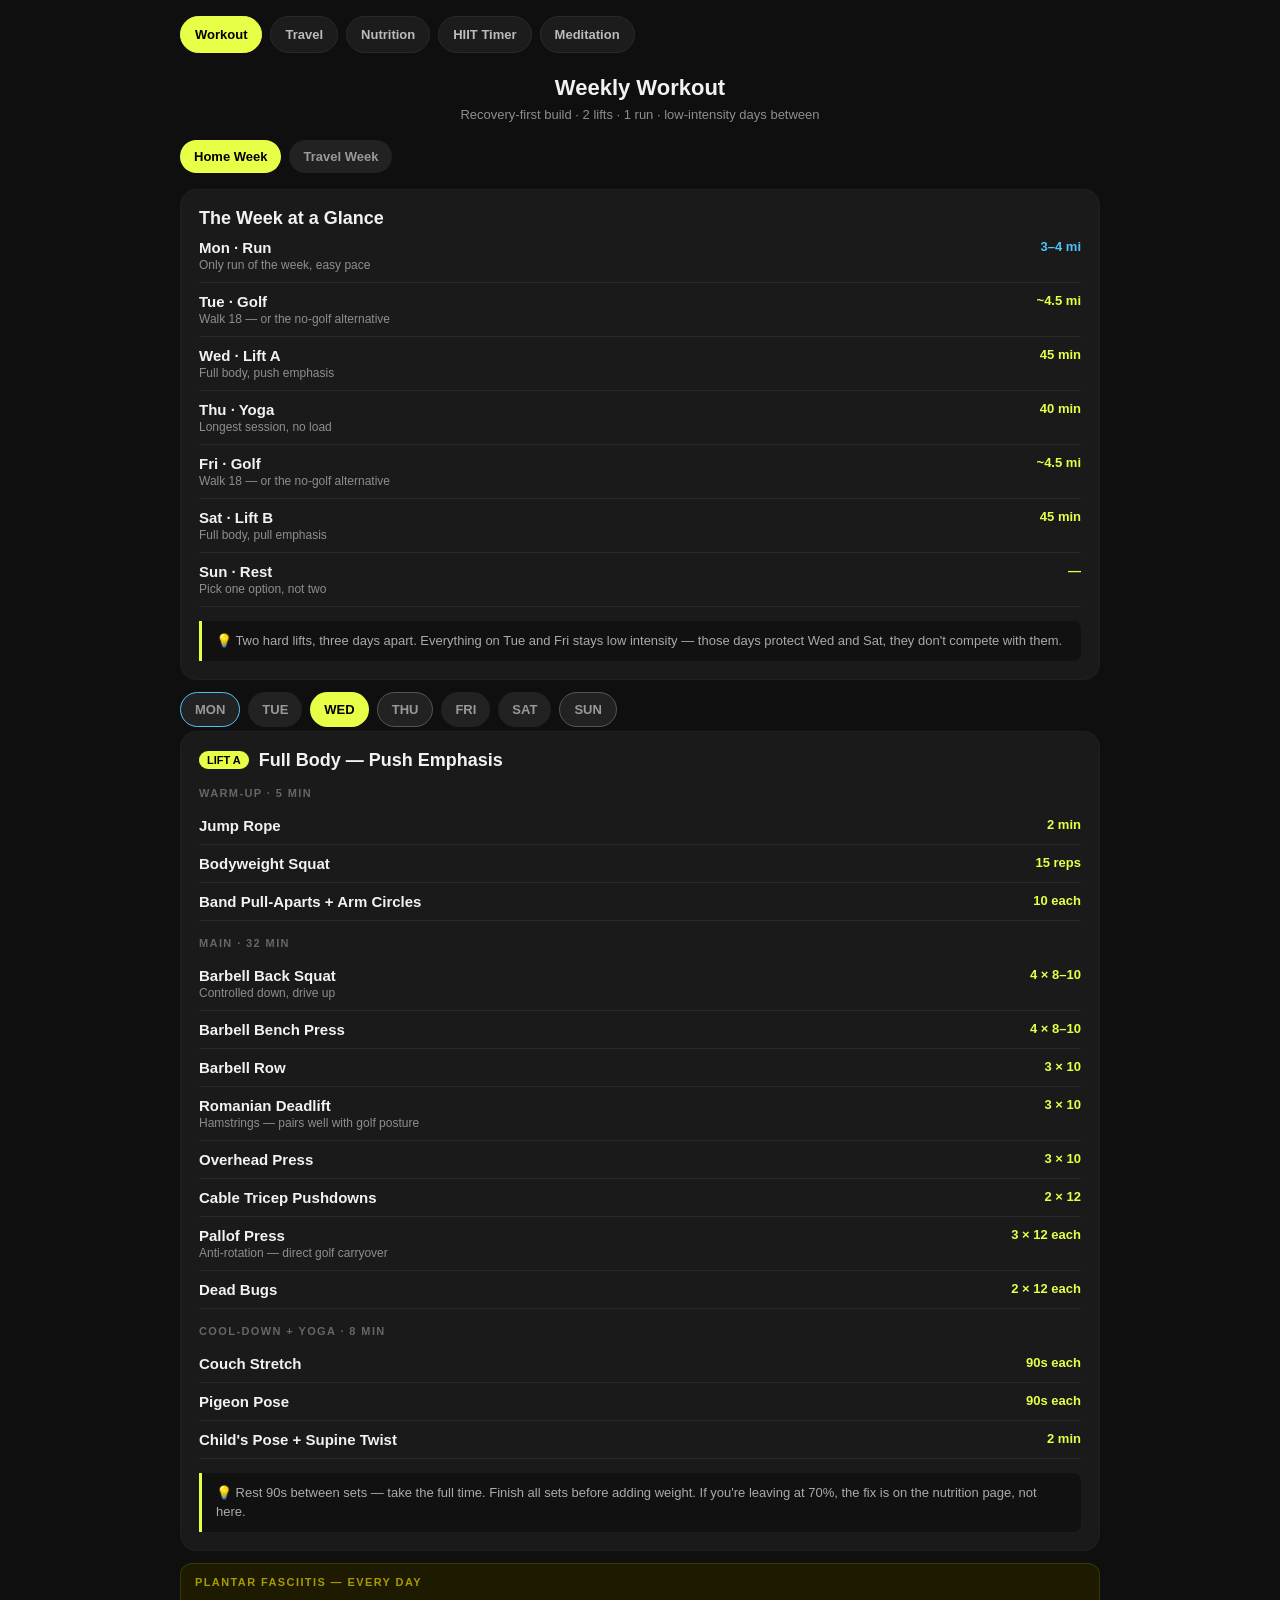
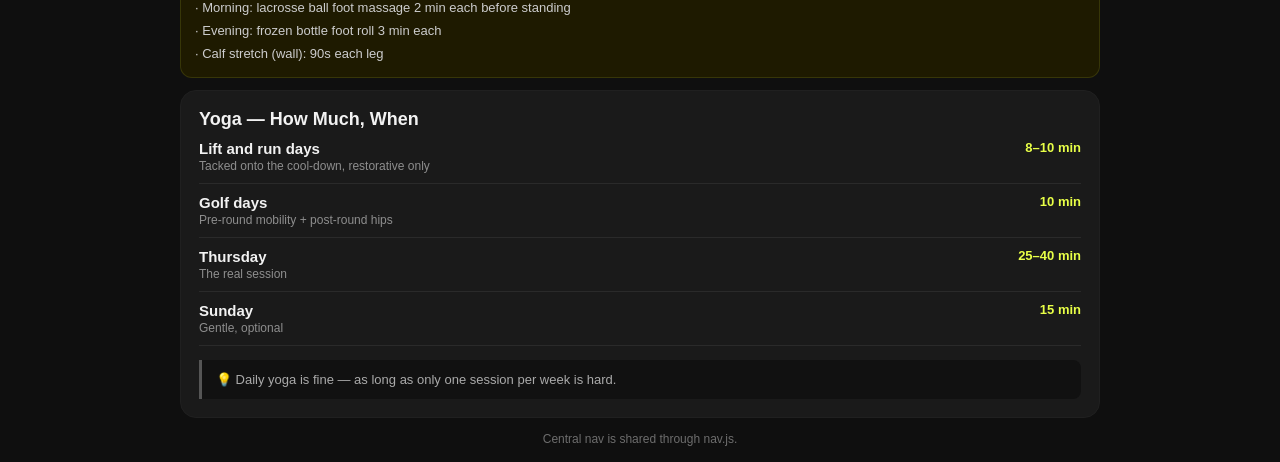
<file: index.html>
<!DOCTYPE html>
<html lang="en">
<head>
  <meta charset="UTF-8" />
  <meta name="viewport" content="width=device-width, initial-scale=1.0" />
  <title>Weekly Workout</title>
  <link rel="stylesheet" href="styles.css" />
  <style>
    .alt-block {
      border-left: 3px solid rgba(128,128,128,0.3);
      padding-left: 12px;
      margin-top: 6px;
    }
    .opt-tag {
      display: inline-block;
      font-size: 0.72em;
      letter-spacing: 0.04em;
      text-transform: uppercase;
      opacity: 0.6;
      margin-bottom: 2px;
    }
  </style>
</head>
<body data-page="workout">
  <div class="page-wrap">
    <div id="app-nav"></div>

    <header class="hero">
      <h1>Weekly Workout</h1>
      <p class="subtitle">Recovery-first build · 2 lifts · 1 run · low-intensity days between</p>
    </header>

    <div class="pill-row" style="margin-bottom:12px;">
      <button class="pill active" onclick="showWeek('home-week', this)">Home Week</button>
      <button class="pill" onclick="showWeek('travel-week', this)">Travel Week</button>
    </div>

    <div id="home-week">
      <div class="card">
        <h2>The Week at a Glance</h2>
        <div class="exercise-row"><div><div class="ex-name">Mon · Run</div><div class="ex-note">Only run of the week, easy pace</div></div><div class="ex-sets run">3–4 mi</div></div>
        <div class="exercise-row"><div><div class="ex-name">Tue · Golf</div><div class="ex-note">Walk 18 — or the no-golf alternative</div></div><div class="ex-sets">~4.5 mi</div></div>
        <div class="exercise-row"><div><div class="ex-name">Wed · Lift A</div><div class="ex-note">Full body, push emphasis</div></div><div class="ex-sets">45 min</div></div>
        <div class="exercise-row"><div><div class="ex-name">Thu · Yoga</div><div class="ex-note">Longest session, no load</div></div><div class="ex-sets rest">40 min</div></div>
        <div class="exercise-row"><div><div class="ex-name">Fri · Golf</div><div class="ex-note">Walk 18 — or the no-golf alternative</div></div><div class="ex-sets">~4.5 mi</div></div>
        <div class="exercise-row"><div><div class="ex-name">Sat · Lift B</div><div class="ex-note">Full body, pull emphasis</div></div><div class="ex-sets">45 min</div></div>
        <div class="exercise-row"><div><div class="ex-name">Sun · Rest</div><div class="ex-note">Pick one option, not two</div></div><div class="ex-sets rest">—</div></div>
        <div class="tip-box">💡 Two hard lifts, three days apart. Everything on Tue and Fri stays low intensity — those days protect Wed and Sat, they don't compete with them.</div>
      </div>

      <div class="day-tabs">
        <button class="tab run" onclick="showHomeDay('mon', this)">MON</button>
        <button class="tab" onclick="showHomeDay('tue', this)">TUE</button>
        <button class="tab active" onclick="showHomeDay('wed', this)">WED</button>
        <button class="tab rest" onclick="showHomeDay('thu', this)">THU</button>
        <button class="tab" onclick="showHomeDay('fri', this)">FRI</button>
        <button class="tab" onclick="showHomeDay('sat', this)">SAT</button>
        <button class="tab rest" onclick="showHomeDay('sun', this)">SUN</button>
      </div>

      <div id="mon" class="hidden">
        <div class="card">
          <div class="card-header"><span class="badge run">RUN</span><h2>Easy Run</h2></div>
          <div class="section-label">Pre-Run · 5 min</div>
          <div class="exercise-row"><div><div class="ex-name">Lacrosse Ball Foot Massage</div><div class="ex-note">Non-negotiable before any run</div></div><div class="ex-sets">2 min each</div></div>
          <div class="exercise-row"><div><div class="ex-name">Ankle Circles</div></div><div class="ex-sets">20 each</div></div>
          <div class="exercise-row"><div><div class="ex-name">Leg Swings</div></div><div class="ex-sets">10 each</div></div>
          <div class="exercise-row"><div><div class="ex-name">Walk Warm-Up</div></div><div class="ex-sets">5 min</div></div>
          <div class="section-label">Run</div>
          <div class="exercise-row"><div><div class="ex-name">Easy Run</div><div class="ex-note">Conversational — full sentences without gasping</div></div><div class="ex-sets run">3–4 miles</div></div>
          <div class="section-label">Post-Run · 10 min</div>
          <div class="exercise-row"><div><div class="ex-name">Walk Cool-Down</div></div><div class="ex-sets">5 min</div></div>
          <div class="exercise-row"><div><div class="ex-name">Calf Stretch (straight + bent knee)</div></div><div class="ex-sets">90s each</div></div>
          <div class="exercise-row"><div><div class="ex-name">Hip Flexor Stretch</div></div><div class="ex-sets">60s each</div></div>
          <div class="exercise-row"><div><div class="ex-name">Foam Roll Calves + Quads</div></div><div class="ex-sets">5 min</div></div>
          <div class="section-label">Yoga · 10 min</div>
          <div class="exercise-row"><div><div class="ex-name">Downward Dog</div><div class="ex-note">Pedal the heels — doubles as calf work</div></div><div class="ex-sets">2 min</div></div>
          <div class="exercise-row"><div><div class="ex-name">Low Lunge</div></div><div class="ex-sets">90s each</div></div>
          <div class="exercise-row"><div><div class="ex-name">Reclined Twist</div></div><div class="ex-sets">90s each</div></div>
          <div class="tip-box run">💡 Sacramento heat: over 85°F, run before 8am or move it to the treadmill. Heat turns an easy run into a hard one without you noticing.</div>
        </div>
        <div class="foot-box">
          <div class="section-label">Plantar Fasciitis — Every Day</div>
          <div class="foot-item">· Morning: lacrosse ball foot massage 2 min each before standing</div>
          <div class="foot-item">· Evening: frozen bottle foot roll 3 min each</div>
          <div class="foot-item">· Calf stretch (wall): 90s each leg</div>
        </div>
      </div>

      <div id="tue" class="hidden">
        <div class="card">
          <div class="card-header"><span class="badge">GOLF</span><h2>Walk 18</h2></div>
          <p class="muted">Roughly 4.5 miles and 600–900 calories. Real work — eat for it.</p>
          <div class="section-label">Before the Round · 8 min</div>
          <div class="exercise-row"><div><div class="ex-name">Lacrosse Ball Foot Massage</div></div><div class="ex-sets">2 min each</div></div>
          <div class="exercise-row"><div><div class="ex-name">Hip Circles + Leg Swings</div></div><div class="ex-sets">10 each</div></div>
          <div class="exercise-row"><div><div class="ex-name">Trunk Rotations</div><div class="ex-note">Club across shoulders, slow</div></div><div class="ex-sets">15 each</div></div>
          <div class="exercise-row"><div><div class="ex-name">Band Pull-Aparts</div></div><div class="ex-sets">2 × 15</div></div>
          <div class="section-label">On Course</div>
          <div class="exercise-row"><div><div class="ex-name">Fuel at the turn</div><div class="ex-note">Protein-forward — jerky, nuts, or a shake</div></div><div class="ex-sets">~300 cal</div></div>
          <div class="exercise-row"><div><div class="ex-name">Water + electrolytes</div></div><div class="ex-sets">throughout</div></div>
          <div class="section-label">After the Round · 10 min</div>
          <div class="exercise-row"><div><div class="ex-name">Calf Stretch</div></div><div class="ex-sets">90s each</div></div>
          <div class="exercise-row"><div><div class="ex-name">Frozen Bottle Foot Roll</div></div><div class="ex-sets">3 min each</div></div>
          <div class="exercise-row"><div><div class="ex-name">Pigeon Pose</div></div><div class="ex-sets">90s each</div></div>
          <div class="tip-box">💡 Feet sore from yesterday's run? Take a cart. Golf isn't the training stimulus — protecting the feet is what keeps you running at all.</div>
        </div>

        <div class="card">
          <div class="card-header"><span class="badge rest">NO GOLF</span><h2>Alternatives — Pick One</h2></div>
          <p class="muted">Keep it low intensity. Lift A is tomorrow.</p>
          <div class="alt-block">
            <span class="opt-tag">Option A · default</span>
            <div class="section-label">Zone 2 · 45 min</div>
            <div class="exercise-row"><div><div class="ex-name">Incline Treadmill Walk</div><div class="ex-note">10–12% grade, 3.0–3.5 mph. Closest match to walking 18.</div></div><div class="ex-sets">45 min</div></div>
            <div class="exercise-row"><div><div class="ex-name">Or Bike / Elliptical</div><div class="ex-note">Nose-breathing pace the whole way</div></div><div class="ex-sets">45 min</div></div>
            <div class="exercise-row"><div><div class="ex-name">Core Finisher</div><div class="ex-note">Pallof press, dead bugs, side plank</div></div><div class="ex-sets">10 min</div></div>
          </div>
          <div class="alt-block">
            <span class="opt-tag">Option B · golf-specific</span>
            <div class="section-label">Range + Rotation · 60 min</div>
            <div class="exercise-row"><div><div class="ex-name">Range Session</div><div class="ex-note">Driver angle of attack work — quality over bucket size</div></div><div class="ex-sets">45 min</div></div>
            <div class="exercise-row"><div><div class="ex-name">Cable Chops (high to low)</div></div><div class="ex-sets">3 × 12 each</div></div>
            <div class="exercise-row"><div><div class="ex-name">Pallof Press</div><div class="ex-note">Anti-rotation, direct swing carryover</div></div><div class="ex-sets">3 × 12 each</div></div>
            <div class="exercise-row"><div><div class="ex-name">Thoracic Rotations + Thread the Needle</div></div><div class="ex-sets">90s each</div></div>
          </div>
          <div class="alt-block">
            <span class="opt-tag">Option C · if the week is heavy</span>
            <div class="section-label">Walk + Mobility · 40 min</div>
            <div class="exercise-row"><div><div class="ex-name">Outdoor Walk</div><div class="ex-note">Take the dog, no pace target</div></div><div class="ex-sets">30 min</div></div>
            <div class="exercise-row"><div><div class="ex-name">Hip + Calf Mobility</div></div><div class="ex-sets">10 min</div></div>
          </div>
          <div class="tip-box">💡 Do not turn this into a third lift day. Wed and Sat are the lifts — an extra hard session here is exactly what buried you before.</div>
        </div>

        <div class="foot-box">
          <div class="section-label">Plantar Fasciitis — Every Day</div>
          <div class="foot-item">· Morning: lacrosse ball foot massage 2 min each before standing</div>
          <div class="foot-item">· Evening: frozen bottle foot roll 3 min each</div>
          <div class="foot-item">· Calf stretch (wall): 90s each leg</div>
        </div>
      </div>

      <div id="wed">
        <div class="card">
          <div class="card-header"><span class="badge">LIFT A</span><h2>Full Body — Push Emphasis</h2></div>
          <div class="section-label">Warm-Up · 5 min</div>
          <div class="exercise-row"><div><div class="ex-name">Jump Rope</div></div><div class="ex-sets">2 min</div></div>
          <div class="exercise-row"><div><div class="ex-name">Bodyweight Squat</div></div><div class="ex-sets">15 reps</div></div>
          <div class="exercise-row"><div><div class="ex-name">Band Pull-Aparts + Arm Circles</div></div><div class="ex-sets">10 each</div></div>
          <div class="section-label">Main · 32 min</div>
          <div class="exercise-row"><div><div class="ex-name">Barbell Back Squat</div><div class="ex-note">Controlled down, drive up</div></div><div class="ex-sets">4 × 8–10</div></div>
          <div class="exercise-row"><div><div class="ex-name">Barbell Bench Press</div></div><div class="ex-sets">4 × 8–10</div></div>
          <div class="exercise-row"><div><div class="ex-name">Barbell Row</div></div><div class="ex-sets">3 × 10</div></div>
          <div class="exercise-row"><div><div class="ex-name">Romanian Deadlift</div><div class="ex-note">Hamstrings — pairs well with golf posture</div></div><div class="ex-sets">3 × 10</div></div>
          <div class="exercise-row"><div><div class="ex-name">Overhead Press</div></div><div class="ex-sets">3 × 10</div></div>
          <div class="exercise-row"><div><div class="ex-name">Cable Tricep Pushdowns</div></div><div class="ex-sets">2 × 12</div></div>
          <div class="exercise-row"><div><div class="ex-name">Pallof Press</div><div class="ex-note">Anti-rotation — direct golf carryover</div></div><div class="ex-sets">3 × 12 each</div></div>
          <div class="exercise-row"><div><div class="ex-name">Dead Bugs</div></div><div class="ex-sets">2 × 12 each</div></div>
          <div class="section-label">Cool-Down + Yoga · 8 min</div>
          <div class="exercise-row"><div><div class="ex-name">Couch Stretch</div></div><div class="ex-sets">90s each</div></div>
          <div class="exercise-row"><div><div class="ex-name">Pigeon Pose</div></div><div class="ex-sets">90s each</div></div>
          <div class="exercise-row"><div><div class="ex-name">Child's Pose + Supine Twist</div></div><div class="ex-sets">2 min</div></div>
          <div class="tip-box">💡 Rest 90s between sets — take the full time. Finish all sets before adding weight. If you're leaving at 70%, the fix is on the nutrition page, not here.</div>
        </div>
        <div class="foot-box">
          <div class="section-label">Plantar Fasciitis — Every Day</div>
          <div class="foot-item">· Morning: lacrosse ball foot massage 2 min each before standing</div>
          <div class="foot-item">· Evening: frozen bottle foot roll 3 min each</div>
          <div class="foot-item">· Calf stretch (wall): 90s each leg</div>
        </div>
      </div>

      <div id="thu" class="hidden">
        <div class="card">
          <div class="card-header"><span class="badge rest">YOGA</span><h2>Recovery Flow</h2></div>
          <p class="muted">The only day with no load. This is what makes the rest of the week possible.</p>
          <div class="section-label">Flow · 25 min</div>
          <div class="exercise-row"><div><div class="ex-name">Cat-Cow</div></div><div class="ex-sets">10 reps</div></div>
          <div class="exercise-row"><div><div class="ex-name">Downward Dog to Cobra</div></div><div class="ex-sets">8 reps</div></div>
          <div class="exercise-row"><div><div class="ex-name">Low Lunge to Half Split</div></div><div class="ex-sets">2 min each</div></div>
          <div class="exercise-row"><div><div class="ex-name">Thread the Needle</div><div class="ex-note">Thoracic rotation — helps the backswing</div></div><div class="ex-sets">90s each</div></div>
          <div class="exercise-row"><div><div class="ex-name">Pigeon Pose</div></div><div class="ex-sets">3 min each</div></div>
          <div class="exercise-row"><div><div class="ex-name">Seated Forward Fold</div></div><div class="ex-sets">3 min</div></div>
          <div class="exercise-row"><div><div class="ex-name">Supine Twist</div></div><div class="ex-sets">2 min each</div></div>
          <div class="exercise-row"><div><div class="ex-name">Legs Up the Wall</div></div><div class="ex-sets">5 min</div></div>
          <div class="section-label">Recovery Add-Ons</div>
          <div class="exercise-row"><div><div class="ex-name">Foam Roll Full Body</div></div><div class="ex-sets">10 min</div></div>
          <div class="exercise-row"><div><div class="ex-name">Sauna</div></div><div class="ex-sets">15 min</div></div>
          <div class="exercise-row"><div><div class="ex-name">Theragun</div><div class="ex-note">Quads, calves, glutes</div></div><div class="ex-sets">10 min</div></div>
          <div class="tip-box rest">💡 Restorative, not power yoga. A hard vinyasa here is a fourth training day in disguise.</div>
        </div>
        <div class="foot-box">
          <div class="section-label">Plantar Fasciitis — Every Day</div>
          <div class="foot-item">· Morning: lacrosse ball foot massage 2 min each before standing</div>
          <div class="foot-item">· Evening: frozen bottle foot roll 3 min each</div>
          <div class="foot-item">· Calf stretch (wall): 90s each leg</div>
        </div>
      </div>

      <div id="fri" class="hidden">
        <div class="card">
          <div class="card-header"><span class="badge">GOLF</span><h2>Walk 18</h2></div>
          <p class="muted">Legs should feel fresh — yesterday was yoga only.</p>
          <div class="section-label">Before the Round · 8 min</div>
          <div class="exercise-row"><div><div class="ex-name">Lacrosse Ball Foot Massage</div></div><div class="ex-sets">2 min each</div></div>
          <div class="exercise-row"><div><div class="ex-name">Hip Circles + Leg Swings</div></div><div class="ex-sets">10 each</div></div>
          <div class="exercise-row"><div><div class="ex-name">Trunk Rotations</div></div><div class="ex-sets">15 each</div></div>
          <div class="exercise-row"><div><div class="ex-name">Band Pull-Aparts</div></div><div class="ex-sets">2 × 15</div></div>
          <div class="section-label">After the Round · 10 min</div>
          <div class="exercise-row"><div><div class="ex-name">Calf Stretch</div></div><div class="ex-sets">90s each</div></div>
          <div class="exercise-row"><div><div class="ex-name">Frozen Bottle Foot Roll</div></div><div class="ex-sets">3 min each</div></div>
          <div class="exercise-row"><div><div class="ex-name">Pigeon Pose</div></div><div class="ex-sets">90s each</div></div>
          <div class="tip-box">💡 Lift B is tomorrow. Eat a real dinner tonight — walking 18 on top of a deficit is where Saturday sessions go to die.</div>
        </div>

        <div class="card">
          <div class="card-header"><span class="badge rest">NO GOLF</span><h2>Alternatives — Pick One</h2></div>
          <p class="muted">Lift B is tomorrow, so nothing that leaves the legs cooked.</p>
          <div class="alt-block">
            <span class="opt-tag">Option A · default</span>
            <div class="section-label">Zone 2 · 45 min</div>
            <div class="exercise-row"><div><div class="ex-name">Incline Treadmill Walk or Bike</div><div class="ex-note">Same as Tuesday's Option A</div></div><div class="ex-sets">45 min</div></div>
            <div class="exercise-row"><div><div class="ex-name">Core + Hip Work</div></div><div class="ex-sets">10 min</div></div>
          </div>
          <div class="alt-block">
            <span class="opt-tag">Option B · second run</span>
            <div class="section-label">Easy Miles · 30 min</div>
            <div class="exercise-row"><div><div class="ex-name">Easy Run</div><div class="ex-note">Only if feet have been quiet all week. Never on back-to-back days.</div></div><div class="ex-sets run">3 miles</div></div>
            <div class="exercise-row"><div><div class="ex-name">Full post-run foot protocol</div></div><div class="ex-sets">10 min</div></div>
          </div>
          <div class="alt-block">
            <span class="opt-tag">Option C</span>
            <div class="section-label">Yoga + Sauna · 40 min</div>
            <div class="exercise-row"><div><div class="ex-name">Restorative Flow</div><div class="ex-note">Best pick if Wed's lift left you sore</div></div><div class="ex-sets rest">25 min</div></div>
            <div class="exercise-row"><div><div class="ex-name">Sauna</div></div><div class="ex-sets">15 min</div></div>
          </div>
          <div class="tip-box">💡 Option B is the only place an extra run belongs. If you took it, Sunday is a hard rest day — no exceptions.</div>
        </div>

        <div class="foot-box">
          <div class="section-label">Plantar Fasciitis — Every Day</div>
          <div class="foot-item">· Morning: lacrosse ball foot massage 2 min each before standing</div>
          <div class="foot-item">· Evening: frozen bottle foot roll 3 min each</div>
          <div class="foot-item">· Calf stretch (wall): 90s each leg</div>
        </div>
      </div>

      <div id="sat" class="hidden">
        <div class="card">
          <div class="card-header"><span class="badge pull">LIFT B</span><h2>Full Body — Pull Emphasis</h2></div>
          <div class="section-label">Warm-Up · 5 min</div>
          <div class="exercise-row"><div><div class="ex-name">Jump Rope</div></div><div class="ex-sets">2 min</div></div>
          <div class="exercise-row"><div><div class="ex-name">Scapular Pull-Ups</div></div><div class="ex-sets">2 × 8</div></div>
          <div class="exercise-row"><div><div class="ex-name">Inchworms + Hip Circles</div></div><div class="ex-sets">8 / 10 each</div></div>
          <div class="section-label">Main · 32 min</div>
          <div class="exercise-row"><div><div class="ex-name">Band-Assisted Pull-Ups</div><div class="ex-note">Chin over bar, slow down</div></div><div class="ex-sets pull">4 × 6–8</div></div>
          <div class="exercise-row"><div><div class="ex-name">Trap Bar or Conventional Deadlift</div><div class="ex-note">Heavy hinge — the one Wed doesn't cover</div></div><div class="ex-sets">3 × 5–6</div></div>
          <div class="exercise-row"><div><div class="ex-name">Lat Pulldown (Wide Grip)</div></div><div class="ex-sets pull">3 × 10–12</div></div>
          <div class="exercise-row"><div><div class="ex-name">Bulgarian Split Squat</div><div class="ex-note">Single leg — carries over to walking 18</div></div><div class="ex-sets">3 × 10 each</div></div>
          <div class="exercise-row"><div><div class="ex-name">Cable Seated Row</div></div><div class="ex-sets pull">3 × 12</div></div>
          <div class="exercise-row"><div><div class="ex-name">Face Pulls</div></div><div class="ex-sets pull">3 × 15</div></div>
          <div class="exercise-row"><div><div class="ex-name">Curl Bar Curls</div></div><div class="ex-sets">2 × 10</div></div>
          <div class="exercise-row"><div><div class="ex-name">Hanging Knee Raises</div></div><div class="ex-sets">3 × 12</div></div>
          <div class="section-label">Cool-Down + Yoga · 8 min</div>
          <div class="exercise-row"><div><div class="ex-name">Lat Stretch (hanging)</div></div><div class="ex-sets">60s each</div></div>
          <div class="exercise-row"><div><div class="ex-name">Thread the Needle</div></div><div class="ex-sets">60s each</div></div>
          <div class="exercise-row"><div><div class="ex-name">Child's Pose</div></div><div class="ex-sets">2 min</div></div>
          <div class="tip-box pull">💡 Pull-ups first while fresh. Biceps last — rows and pulldowns already hit them.</div>
        </div>
        <div class="foot-box">
          <div class="section-label">Plantar Fasciitis — Every Day</div>
          <div class="foot-item">· Morning: lacrosse ball foot massage 2 min each before standing</div>
          <div class="foot-item">· Evening: frozen bottle foot roll 3 min each</div>
          <div class="foot-item">· Calf stretch (wall): 90s each leg</div>
        </div>
      </div>

      <div id="sun" class="hidden">
        <div class="card">
          <div class="card-header"><span class="badge rest">REST</span><h2>Off Day — Pick One, Not Two</h2></div>
          <div class="section-label">Option A — Full Rest (default)</div>
          <div class="exercise-row"><div><div class="ex-name">Walk</div><div class="ex-note">Easy, with the family</div></div><div class="ex-sets">20–30 min</div></div>
          <div class="exercise-row"><div><div class="ex-name">Gentle Yoga</div></div><div class="ex-sets">15 min</div></div>
          <div class="section-label">Option B — Weekend Golf</div>
          <div class="exercise-row"><div><div class="ex-name">Golf, cart or walk</div><div class="ex-note">Take a cart if you walked both Tue and Fri</div></div><div class="ex-sets">18 holes</div></div>
          <div class="section-label">Option C — Third Lift</div>
          <div class="exercise-row"><div><div class="ex-name">KB + Circuit</div><div class="ex-note">Unlock only after 4 weeks of complete sessions</div></div><div class="ex-sets">30 min</div></div>
          <div class="section-label">Yoga · 15 min</div>
          <div class="exercise-row"><div><div class="ex-name">Legs Up the Wall</div></div><div class="ex-sets">5 min</div></div>
          <div class="exercise-row"><div><div class="ex-name">Supine Twist</div></div><div class="ex-sets">2 min each</div></div>
          <div class="exercise-row"><div><div class="ex-name">Seated Forward Fold</div></div><div class="ex-sets">3 min</div></div>
          <div class="tip-box rest">💡 Golf or the third lift — never both on the same Sunday. You already trained or walked five days this week.</div>
        </div>
        <div class="foot-box">
          <div class="section-label">Plantar Fasciitis — Every Day</div>
          <div class="foot-item">· Morning: lacrosse ball foot massage 2 min each before standing</div>
          <div class="foot-item">· Evening: frozen bottle foot roll 3 min each</div>
          <div class="foot-item">· Calf stretch (wall): 90s each leg</div>
        </div>
      </div>

      <div class="card">
        <h2>Yoga — How Much, When</h2>
        <div class="exercise-row"><div><div class="ex-name">Lift and run days</div><div class="ex-note">Tacked onto the cool-down, restorative only</div></div><div class="ex-sets">8–10 min</div></div>
        <div class="exercise-row"><div><div class="ex-name">Golf days</div><div class="ex-note">Pre-round mobility + post-round hips</div></div><div class="ex-sets">10 min</div></div>
        <div class="exercise-row"><div><div class="ex-name">Thursday</div><div class="ex-note">The real session</div></div><div class="ex-sets rest">25–40 min</div></div>
        <div class="exercise-row"><div><div class="ex-name">Sunday</div><div class="ex-note">Gentle, optional</div></div><div class="ex-sets rest">15 min</div></div>
        <div class="tip-box rest">💡 Daily yoga is fine — as long as only one session per week is hard.</div>
      </div>
    </div>

    <div id="travel-week" class="hidden">
      <div class="card">
        <h2>Travel Week — Out Mon, Back Thu Night</h2>
        <p class="muted">Same shape as a home week: 2 lifts, 1 run, everything else low intensity. Thursday is written off on purpose.</p>
        <div class="exercise-row"><div><div class="ex-name">Mon · Lift A</div><div class="ex-note">Home gym before the flight, or hotel gym that evening</div></div><div class="ex-sets">35–45 min</div></div>
        <div class="exercise-row"><div><div class="ex-name">Tue · Zone 2</div><div class="ex-note">Hotel gym — replaces golf</div></div><div class="ex-sets">40 min</div></div>
        <div class="exercise-row"><div><div class="ex-name">Wed · Run</div><div class="ex-note">Outside if the heat allows</div></div><div class="ex-sets run">3–4 mi</div></div>
        <div class="exercise-row"><div><div class="ex-name">Thu · Travel</div><div class="ex-note">Mobility only. No session.</div></div><div class="ex-sets rest">15 min</div></div>
        <div class="exercise-row"><div><div class="ex-name">Fri · Home</div><div class="ex-note">Golf or the no-golf alternative</div></div><div class="ex-sets">—</div></div>
        <div class="exercise-row"><div><div class="ex-name">Sat · Lift B</div><div class="ex-note">Back in your own gym</div></div><div class="ex-sets">45 min</div></div>
        <div class="exercise-row"><div><div class="ex-name">Sun · Rest</div></div><div class="ex-sets rest">—</div></div>
        <div class="tip-box">💡 Two lifts land Mon and Sat — six days apart on the outbound side, which is fine. Don't try to squeeze a third in Tue or Wed to compensate.</div>
      </div>

      <div class="day-tabs">
        <button class="tab active" onclick="showTravelDay('t-mon', this)">MON</button>
        <button class="tab" onclick="showTravelDay('t-tue', this)">TUE</button>
        <button class="tab run" onclick="showTravelDay('t-wed', this)">WED</button>
        <button class="tab rest" onclick="showTravelDay('t-thu', this)">THU</button>
        <button class="tab" onclick="showTravelDay('t-fri', this)">FRI</button>
      </div>

      <div id="t-mon">
        <div class="card">
          <div class="card-header"><span class="badge">LIFT A</span><h2>Monday — Two Windows</h2></div>
          <p class="muted">Take the morning if the flight is late enough. Evening is the backup, not the plan.</p>
          <div class="alt-block">
            <span class="opt-tag">Window 1 · home gym, before the flight</span>
            <div class="section-label">Condensed Full Body · 35 min</div>
            <div class="exercise-row"><div><div class="ex-name">Warm-Up</div><div class="ex-note">Jump rope, bodyweight squats, band pull-aparts</div></div><div class="ex-sets">4 min</div></div>
            <div class="exercise-row"><div><div class="ex-name">Barbell Back Squat</div></div><div class="ex-sets">3 × 8</div></div>
            <div class="exercise-row"><div><div class="ex-name">Bench Press</div></div><div class="ex-sets">3 × 8</div></div>
            <div class="exercise-row"><div><div class="ex-name">Barbell Row</div></div><div class="ex-sets">3 × 10</div></div>
            <div class="exercise-row"><div><div class="ex-name">Romanian Deadlift</div></div><div class="ex-sets">2 × 10</div></div>
            <div class="exercise-row"><div><div class="ex-name">Overhead Press</div></div><div class="ex-sets">2 × 10</div></div>
            <div class="exercise-row"><div><div class="ex-name">Pallof Press + Dead Bugs</div></div><div class="ex-sets">2 rounds</div></div>
            <div class="tip-box">💡 Cut sets, not exercises. Three-quarters of Lift A beats a skipped session, and you'll sit for six hours after — the squat and hinge work matter more than the arms.</div>
          </div>
          <div class="alt-block">
            <span class="opt-tag">Window 1b · flight too early</span>
            <div class="section-label">Easy Run Instead · 30 min</div>
            <div class="exercise-row"><div><div class="ex-name">Easy Run</div><div class="ex-note">If you take this, Wednesday becomes the hotel lift</div></div><div class="ex-sets run">3 miles</div></div>
            <div class="exercise-row"><div><div class="ex-name">Foot protocol</div></div><div class="ex-sets">8 min</div></div>
          </div>
          <div class="alt-block">
            <span class="opt-tag">Window 2 · hotel gym, evening arrival</span>
            <div class="section-label">Dumbbell Full Body · 35 min</div>
            <div class="exercise-row"><div><div class="ex-name">Goblet Squat</div><div class="ex-note">Heaviest DB they have</div></div><div class="ex-sets">3 × 12</div></div>
            <div class="exercise-row"><div><div class="ex-name">DB Bench or Push-Ups</div></div><div class="ex-sets">3 × 10–12</div></div>
            <div class="exercise-row"><div><div class="ex-name">DB Single-Arm Row</div></div><div class="ex-sets">3 × 12 each</div></div>
            <div class="exercise-row"><div><div class="ex-name">DB Romanian Deadlift</div></div><div class="ex-sets">3 × 12</div></div>
            <div class="exercise-row"><div><div class="ex-name">DB Overhead Press</div></div><div class="ex-sets">3 × 10</div></div>
            <div class="exercise-row"><div><div class="ex-name">Bulgarian Split Squat</div><div class="ex-note">Bodyweight or light DB — bench behind you</div></div><div class="ex-sets">2 × 10 each</div></div>
            <div class="exercise-row"><div><div class="ex-name">Plank + Side Plank</div></div><div class="ex-sets">2 × 40s</div></div>
            <div class="tip-box">💡 Landing after 9pm? Skip this and do the Thursday mobility routine instead. Lifting at 10pm costs you more in sleep than it gains you.</div>
          </div>
        </div>
        <div class="foot-box">
          <div class="section-label">Travel Day Foot Care</div>
          <div class="foot-item">· Roll a golf ball under each foot in the terminal — 2 min each</div>
          <div class="foot-item">· Calf raises while waiting to board — 20 slow reps</div>
          <div class="foot-item">· Walk the aisle every 90 min on the flight</div>
        </div>
      </div>

      <div id="t-tue" class="hidden">
        <div class="card">
          <div class="card-header"><span class="badge rest">ZONE 2</span><h2>Hotel Gym — Golf Replacement</h2></div>
          <p class="muted">This is Tuesday's walking-18 equivalent. Low intensity by design.</p>
          <div class="section-label">Main · 40 min</div>
          <div class="exercise-row"><div><div class="ex-name">Incline Treadmill Walk</div><div class="ex-note">10–12% grade, 3.0–3.5 mph — mimics the golf course</div></div><div class="ex-sets">40 min</div></div>
          <div class="exercise-row"><div><div class="ex-name">Or Bike / Elliptical</div><div class="ex-note">If the treadmill's taken</div></div><div class="ex-sets">40 min</div></div>
          <div class="section-label">Finisher · 12 min</div>
          <div class="exercise-row"><div><div class="ex-name">Pallof Press (band)</div><div class="ex-note">Pack a band — hotel gyms rarely have cables</div></div><div class="ex-sets">3 × 12 each</div></div>
          <div class="exercise-row"><div><div class="ex-name">Side Plank</div></div><div class="ex-sets">3 × 30s each</div></div>
          <div class="exercise-row"><div><div class="ex-name">Glute Bridge</div><div class="ex-note">Undoes yesterday's sitting</div></div><div class="ex-sets">2 × 15</div></div>
          <div class="section-label">Mobility · 10 min</div>
          <div class="exercise-row"><div><div class="ex-name">Hip Flexor Stretch</div><div class="ex-note">The single most important one after a flight</div></div><div class="ex-sets">90s each</div></div>
          <div class="exercise-row"><div><div class="ex-name">Thread the Needle</div></div><div class="ex-sets">60s each</div></div>
          <div class="exercise-row"><div><div class="ex-name">Calf Stretch</div></div><div class="ex-sets">90s each</div></div>
          <div class="tip-box">💡 If Monday's lift got skipped entirely, swap this for the dumbbell full body from the Monday tab and move Zone 2 to Wednesday.</div>
        </div>
        <div class="foot-box">
          <div class="section-label">Plantar Fasciitis — Every Day</div>
          <div class="foot-item">· Morning: golf ball or water bottle underfoot, 2 min each before standing</div>
          <div class="foot-item">· Evening: ice bottle from the hotel ice machine, 3 min each</div>
          <div class="foot-item">· Calf stretch (wall): 90s each leg</div>
        </div>
      </div>

      <div id="t-wed" class="hidden">
        <div class="card">
          <div class="card-header"><span class="badge run">RUN</span><h2>Outside if You Can</h2></div>
          <p class="muted">Best day of the trip to get out of the hotel.</p>
          <div class="section-label">Pre-Run · 6 min</div>
          <div class="exercise-row"><div><div class="ex-name">Foot Massage</div><div class="ex-note">Golf ball works if the lacrosse ball didn't make the bag</div></div><div class="ex-sets">2 min each</div></div>
          <div class="exercise-row"><div><div class="ex-name">Ankle Circles + Leg Swings</div></div><div class="ex-sets">20 / 10 each</div></div>
          <div class="exercise-row"><div><div class="ex-name">Walk Warm-Up</div></div><div class="ex-sets">4 min</div></div>
          <div class="section-label">Run · Pick by Conditions</div>
          <div class="exercise-row"><div><div class="ex-name">Outside — easy loop</div><div class="ex-note">Under 85°F. Scout the route the night before.</div></div><div class="ex-sets run">3–4 miles</div></div>
          <div class="exercise-row"><div><div class="ex-name">Treadmill — 1% incline</div><div class="ex-note">Over 85°F, unfamiliar area, or dark</div></div><div class="ex-sets run">30 min</div></div>
          <div class="section-label">Post-Run · 12 min</div>
          <div class="exercise-row"><div><div class="ex-name">Walk Cool-Down</div></div><div class="ex-sets">5 min</div></div>
          <div class="exercise-row"><div><div class="ex-name">Calf Stretch (straight + bent)</div></div><div class="ex-sets">90s each</div></div>
          <div class="exercise-row"><div><div class="ex-name">Hip Flexor Stretch</div></div><div class="ex-sets">60s each</div></div>
          <div class="exercise-row"><div><div class="ex-name">Ice Bottle Foot Roll</div><div class="ex-note">Fill a water bottle, freeze it in the mini fridge</div></div><div class="ex-sets">3 min each</div></div>
          <div class="tip-box run">💡 Hotel beds and unfamiliar shoes are hard on feet. If anything twinges, cut to 2 miles — Thursday's travel day gives you no chance to recover from an aggravation.</div>
        </div>
        <div class="foot-box">
          <div class="section-label">Plantar Fasciitis — Every Day</div>
          <div class="foot-item">· Morning: golf ball or water bottle underfoot, 2 min each before standing</div>
          <div class="foot-item">· Evening: ice bottle, 3 min each</div>
          <div class="foot-item">· Calf stretch (wall): 90s each leg</div>
        </div>
      </div>

      <div id="t-thu" class="hidden">
        <div class="card">
          <div class="card-header"><span class="badge rest">TRAVEL</span><h2>No Workout — Mobility Only</h2></div>
          <p class="muted">Work all day, then straight to the airport. Trying to train today is how the whole week falls apart. This is the plan, not a failure.</p>
          <div class="section-label">Morning · 8 min, hotel room</div>
          <div class="exercise-row"><div><div class="ex-name">Foot Roll</div><div class="ex-note">Before your feet hit the floor</div></div><div class="ex-sets">2 min each</div></div>
          <div class="exercise-row"><div><div class="ex-name">Cat-Cow</div></div><div class="ex-sets">10 reps</div></div>
          <div class="exercise-row"><div><div class="ex-name">Low Lunge</div><div class="ex-note">Front-loads the hip work before a day of sitting</div></div><div class="ex-sets">90s each</div></div>
          <div class="exercise-row"><div><div class="ex-name">Calf Stretch (wall)</div></div><div class="ex-sets">90s each</div></div>
          <div class="section-label">Airport · no equipment</div>
          <div class="exercise-row"><div><div class="ex-name">Walk the Terminal</div><div class="ex-note">Skip the moving walkway. Free 15–20 min of movement.</div></div><div class="ex-sets">while waiting</div></div>
          <div class="exercise-row"><div><div class="ex-name">Standing Calf Raises</div><div class="ex-note">At the gate</div></div><div class="ex-sets">2 × 20</div></div>
          <div class="exercise-row"><div><div class="ex-name">Standing Hip Flexor Stretch</div></div><div class="ex-sets">60s each</div></div>
          <div class="section-label">On the Plane</div>
          <div class="exercise-row"><div><div class="ex-name">Aisle Walk</div></div><div class="ex-sets">every 90 min</div></div>
          <div class="exercise-row"><div><div class="ex-name">Seated Ankle Pumps</div><div class="ex-note">20 reps each hour — circulation, not fitness</div></div><div class="ex-sets">hourly</div></div>
          <div class="section-label">Home, Before Bed · 5 min</div>
          <div class="exercise-row"><div><div class="ex-name">Legs Up the Wall</div><div class="ex-note">Best thing you can do after a travel day</div></div><div class="ex-sets">5 min</div></div>
          <div class="exercise-row"><div><div class="ex-name">Frozen Bottle Foot Roll</div></div><div class="ex-sets">3 min each</div></div>
          <div class="tip-box rest">💡 Nutrition is the whole game today. Airport food is where 165g of protein goes to die — pack jerky, a shake, or grab a rotisserie chicken bowl. Hit protein and you've won Thursday.</div>
        </div>
        <div class="foot-box">
          <div class="section-label">Plantar Fasciitis — Every Day</div>
          <div class="foot-item">· Morning: golf ball or water bottle underfoot before standing</div>
          <div class="foot-item">· Evening: frozen bottle foot roll 3 min each</div>
          <div class="foot-item">· Calf stretch (wall): 90s each leg</div>
        </div>
      </div>

      <div id="t-fri" class="hidden">
        <div class="card">
          <div class="card-header"><span class="badge">HOME</span><h2>Friday — Ease Back In</h2></div>
          <p class="muted">You got in late last night. Judge this one on how you slept.</p>
          <div class="alt-block">
            <span class="opt-tag">Option A · you slept fine</span>
            <div class="section-label">Golf · Walk 18</div>
            <div class="exercise-row"><div><div class="ex-name">Full round, walking</div><div class="ex-note">Standard pre-round mobility from the Home Week tab</div></div><div class="ex-sets">~4.5 mi</div></div>
          </div>
          <div class="alt-block">
            <span class="opt-tag">Option B · rough night</span>
            <div class="section-label">Golf with a Cart, or Zone 2</div>
            <div class="exercise-row"><div><div class="ex-name">Golf, cart</div><div class="ex-note">Still gets you outside without the 4.5 miles</div></div><div class="ex-sets">18 holes</div></div>
            <div class="exercise-row"><div><div class="ex-name">Or Zone 2 walk / bike</div></div><div class="ex-sets">40 min</div></div>
          </div>
          <div class="alt-block">
            <span class="opt-tag">Option C · wrecked</span>
            <div class="section-label">Recovery Only</div>
            <div class="exercise-row"><div><div class="ex-name">Restorative Yoga</div></div><div class="ex-sets rest">25 min</div></div>
            <div class="exercise-row"><div><div class="ex-name">Sauna + Theragun</div></div><div class="ex-sets">25 min</div></div>
          </div>
          <div class="tip-box">💡 Lift B is tomorrow and it's the anchor of the week. Whatever you pick today should leave you able to squat and deadlift Saturday morning.</div>
        </div>
        <div class="foot-box">
          <div class="section-label">Plantar Fasciitis — Every Day</div>
          <div class="foot-item">· Morning: lacrosse ball foot massage 2 min each before standing</div>
          <div class="foot-item">· Evening: frozen bottle foot roll 3 min each</div>
          <div class="foot-item">· Calf stretch (wall): 90s each leg</div>
        </div>
      </div>

      <div class="card">
        <h2>What Goes in the Bag</h2>
        <ul class="simple-list">
          <li>Resistance band — replaces every cable machine a hotel gym doesn't have</li>
          <li>Lacrosse ball, or use a golf ball from your bag</li>
          <li>Running shoes — the one non-negotiable, hotel treadmills are fine but their loaner shoes aren't</li>
          <li>Shaker bottle + 3–4 servings of protein powder in a ziplock</li>
          <li>Jerky or protein bars for the Thursday travel day</li>
        </ul>
        <div class="tip-box">💡 A band and a pair of shoes turns any hotel room into a workable gym. Everything in the travel week above runs on dumbbells, a treadmill, or nothing at all.</div>
      </div>
    </div>

    <p class="footer-note">Central nav is shared through nav.js.</p>
  </div>

  <script src="nav.js"></script>
  <script>
    function showWeek(id, btn) {
      ['home-week', 'travel-week'].forEach(x => {
        document.getElementById(x).classList.add('hidden');
      });
      document.getElementById(id).classList.remove('hidden');
      document.querySelectorAll('.pill').forEach(p => p.classList.remove('active'));
      btn.classList.add('active');
    }

    function showHomeDay(id, btn) {
      ['mon','tue','wed','thu','fri','sat','sun'].forEach(day => {
        document.getElementById(day).classList.add('hidden');
      });
      document.getElementById(id).classList.remove('hidden');
      document.querySelectorAll('#home-week .tab').forEach(tab => tab.classList.remove('active'));
      btn.classList.add('active');
    }

    function showTravelDay(id, btn) {
      ['t-mon','t-tue','t-wed','t-thu','t-fri'].forEach(day => {
        document.getElementById(day).classList.add('hidden');
      });
      document.getElementById(id).classList.remove('hidden');
      document.querySelectorAll('#travel-week .tab').forEach(tab => tab.classList.remove('active'));
      btn.classList.add('active');
    }
  </script>
</body>
</html>
</file>
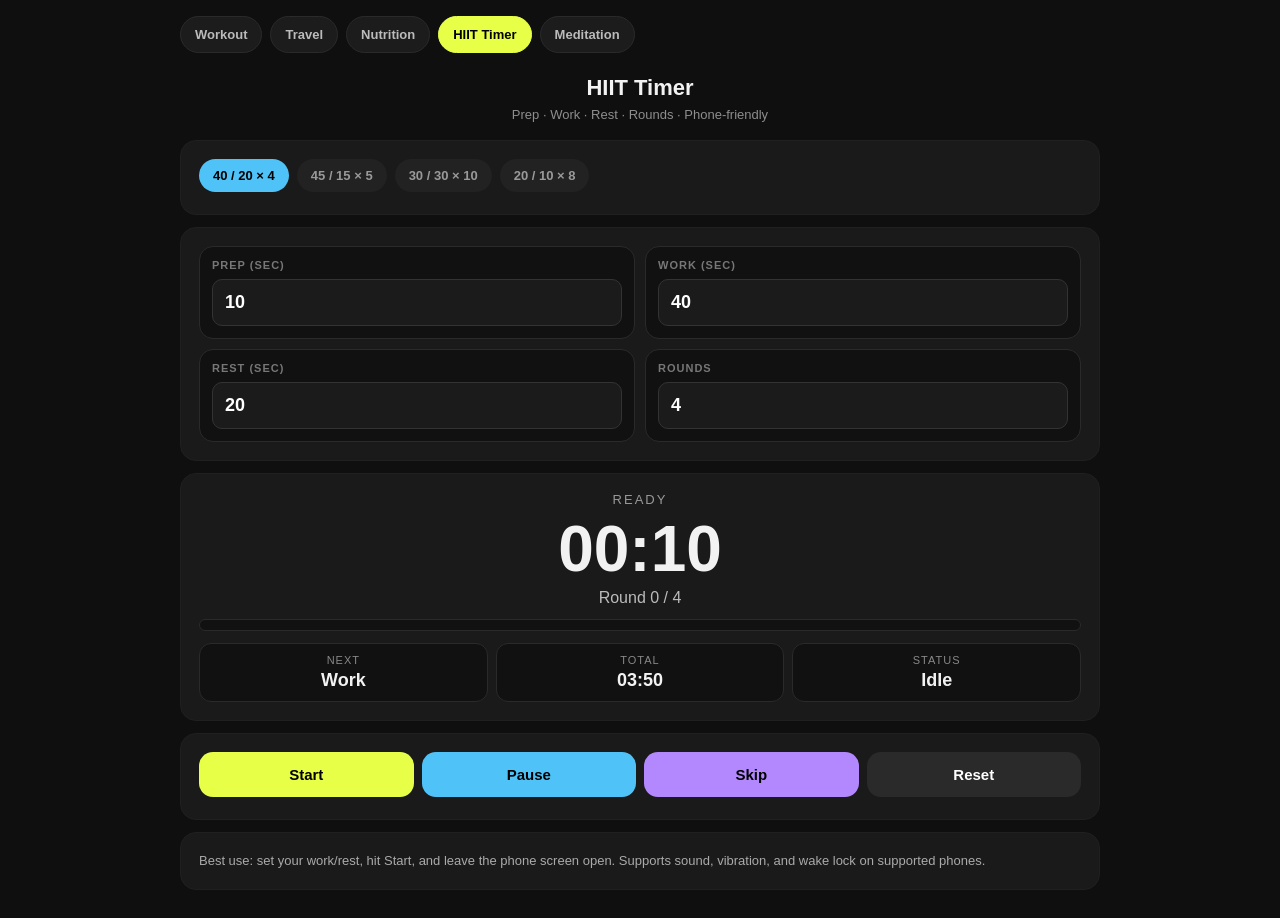
<file: hiit-timer.html>
<!DOCTYPE html>
<html lang="en">
<head>
  <meta charset="UTF-8" />
  <meta name="viewport" content="width=device-width, initial-scale=1.0" />
  <title>HIIT Timer</title>
  <link rel="stylesheet" href="styles.css" />
</head>
<body data-page="hiit">
  <div class="page-wrap">
    <div id="app-nav"></div>

    <header class="hero">
      <h1>HIIT Timer</h1>
      <p class="subtitle">Prep · Work · Rest · Rounds · Phone-friendly</p>
    </header>

    <div class="card">
      <div class="preset-row">
        <button class="preset active" onclick="applyPreset(10,40,20,4,this)">40 / 20 × 4</button>
        <button class="preset" onclick="applyPreset(10,45,15,5,this)">45 / 15 × 5</button>
        <button class="preset" onclick="applyPreset(10,30,30,10,this)">30 / 30 × 10</button>
        <button class="preset" onclick="applyPreset(5,20,10,8,this)">20 / 10 × 8</button>
      </div>
    </div>

    <div class="card">
      <div class="grid-2">
        <div class="input-box">
          <label for="prep">Prep (sec)</label>
          <input id="prep" type="number" min="0" value="10" />
        </div>
        <div class="input-box">
          <label for="work">Work (sec)</label>
          <input id="work" type="number" min="1" value="40" />
        </div>
        <div class="input-box">
          <label for="rest">Rest (sec)</label>
          <input id="rest" type="number" min="0" value="20" />
        </div>
        <div class="input-box">
          <label for="rounds">Rounds</label>
          <input id="rounds" type="number" min="1" value="4" />
        </div>
      </div>
    </div>

    <div class="card">
      <div class="timer-display">
        <div class="phase" id="phaseLabel">Ready</div>
        <div class="time-lg" id="timeDisplay">00:10</div>
        <div class="round" id="roundDisplay">Round 0 / 4</div>
      </div>

      <div class="progress-wrap">
        <div class="progress-bar" id="progressBar"></div>
      </div>

      <div class="stats-grid">
        <div class="stat">
          <div class="stat-top">Next</div>
          <div class="stat-val" id="nextDisplay">Work</div>
        </div>
        <div class="stat">
          <div class="stat-top">Total</div>
          <div class="stat-val" id="totalDisplay">03:10</div>
        </div>
        <div class="stat">
          <div class="stat-top">Status</div>
          <div class="stat-val" id="statusDisplay">Idle</div>
        </div>
      </div>
    </div>

    <div class="card">
      <div class="btn-row">
        <button class="btn start" onclick="startTimer()">Start</button>
        <button class="btn pause" onclick="pauseTimer()">Pause</button>
        <button class="btn skip" onclick="skipPhase()">Skip</button>
        <button class="btn reset" onclick="resetTimer()">Reset</button>
      </div>
    </div>

    <div class="card">
      <div class="note">
        Best use: set your work/rest, hit Start, and leave the phone screen open. Supports sound, vibration, and wake lock on supported phones.
      </div>
    </div>
  </div>

  <script src="nav.js"></script>
  <script>
    const hiit = {
      prep: 10,
      work: 40,
      rest: 20,
      rounds: 4,
      currentRound: 0,
      phase: 'ready',
      remaining: 10,
      duration: 10,
      running: false,
      interval: null,
      endAt: null,
      wakeLock: null,
      audioCtx: null
    };

    const phaseLabel = document.getElementById('phaseLabel');
    const timeDisplay = document.getElementById('timeDisplay');
    const roundDisplay = document.getElementById('roundDisplay');
    const nextDisplay = document.getElementById('nextDisplay');
    const totalDisplay = document.getElementById('totalDisplay');
    const statusDisplay = document.getElementById('statusDisplay');
    const progressBar = document.getElementById('progressBar');

    function readInputs() {
      hiit.prep = Math.max(0, parseInt(document.getElementById('prep').value || 0, 10));
      hiit.work = Math.max(1, parseInt(document.getElementById('work').value || 1, 10));
      hiit.rest = Math.max(0, parseInt(document.getElementById('rest').value || 0, 10));
      hiit.rounds = Math.max(1, parseInt(document.getElementById('rounds').value || 1, 10));
    }

    function formatTime(s) {
      const m = Math.floor(s / 60);
      const sec = s % 60;
      return String(m).padStart(2, '0') + ':' + String(sec).padStart(2, '0');
    }

    function totalSeconds() {
      readInputs();
      return hiit.prep + (hiit.work * hiit.rounds) + (hiit.rest * Math.max(0, hiit.rounds - 1));
    }

    function beep(freq = 880, duration = 0.12) {
      try {
        if (!hiit.audioCtx) hiit.audioCtx = new (window.AudioContext || window.webkitAudioContext)();
        const ctx = hiit.audioCtx;
        const osc = ctx.createOscillator();
        const gain = ctx.createGain();
        osc.frequency.value = freq;
        gain.gain.value = 0.03;
        osc.connect(gain);
        gain.connect(ctx.destination);
        osc.start();
        osc.stop(ctx.currentTime + duration);
      } catch (e) {}
    }

    function vibrate(pattern) {
      if (navigator.vibrate) navigator.vibrate(pattern);
    }

    async function requestWakeLock() {
      try {
        if ('wakeLock' in navigator && !hiit.wakeLock) {
          hiit.wakeLock = await navigator.wakeLock.request('screen');
        }
      } catch (e) {}
    }

    async function releaseWakeLock() {
      try {
        if (hiit.wakeLock) {
          await hiit.wakeLock.release();
          hiit.wakeLock = null;
        }
      } catch (e) {}
    }

    function setPhase(phase, duration, round) {
      hiit.phase = phase;
      hiit.duration = duration;
      hiit.remaining = duration;
      if (typeof round === 'number') hiit.currentRound = round;
      render();
    }

    function sessionStart() {
      readInputs();
      hiit.currentRound = 0;
      if (hiit.prep > 0) {
        setPhase('prep', hiit.prep, 0);
      } else {
        setPhase('work', hiit.work, 1);
      }
    }

    function finishTimer() {
      clearInterval(hiit.interval);
      hiit.interval = null;
      hiit.running = false;
      hiit.phase = 'done';
      hiit.remaining = 0;
      hiit.duration = 1;
      beep(1000, 0.18);
      setTimeout(() => beep(1300, 0.18), 180);
      vibrate([160, 80, 160, 80, 160]);
      releaseWakeLock();
      render();
    }

    function advancePhase() {
      if (hiit.phase === 'prep') {
        setPhase('work', hiit.work, 1);
        beep(880, 0.15);
        vibrate([120, 50, 120]);
        return;
      }

      if (hiit.phase === 'work') {
        if (hiit.currentRound >= hiit.rounds) {
          finishTimer();
          return;
        }

        if (hiit.rest > 0 && hiit.currentRound < hiit.rounds) {
          setPhase('rest', hiit.rest, hiit.currentRound);
          beep(660, 0.12);
          vibrate(120);
          return;
        }

        if (hiit.currentRound < hiit.rounds) {
          setPhase('work', hiit.work, hiit.currentRound + 1);
          beep(880, 0.15);
          vibrate([120, 50, 120]);
          return;
        }

        finishTimer();
        return;
      }

      if (hiit.phase === 'rest') {
        const nextRound = hiit.currentRound + 1;
        if (nextRound <= hiit.rounds) {
          setPhase('work', hiit.work, nextRound);
          beep(880, 0.15);
          vibrate([120, 50, 120]);
          return;
        }
      }

      finishTimer();
    }

    function nextLabel() {
      if (hiit.phase === 'ready') return 'Work';
      if (hiit.phase === 'prep') return 'Work';
      if (hiit.phase === 'work') {
        if (hiit.currentRound >= hiit.rounds) return 'Done';
        return hiit.rest > 0 ? 'Rest' : 'Work';
      }
      if (hiit.phase === 'rest') return 'Work';
      return 'Restart';
    }

    function render() {
      timeDisplay.textContent = formatTime(hiit.remaining);
      roundDisplay.textContent = `Round ${hiit.currentRound} / ${hiit.rounds}`;
      totalDisplay.textContent = formatTime(totalSeconds());
      nextDisplay.textContent = nextLabel();

      let phaseText = 'Ready';
      if (hiit.phase === 'prep') phaseText = 'Prep';
      if (hiit.phase === 'work') phaseText = 'Work';
      if (hiit.phase === 'rest') phaseText = 'Rest';
      if (hiit.phase === 'done') phaseText = 'Done';
      phaseLabel.textContent = phaseText;

      if (hiit.phase === 'done') statusDisplay.textContent = 'Done';
      else if (hiit.running) statusDisplay.textContent = 'Running';
      else statusDisplay.textContent = 'Idle';

      const pct = hiit.duration > 0 ? ((hiit.duration - hiit.remaining) / hiit.duration) * 100 : 100;
      progressBar.style.width = Math.max(0, Math.min(100, pct)) + '%';
    }

    function tick() {
      const msLeft = hiit.endAt - Date.now();
      hiit.remaining = Math.max(0, Math.ceil(msLeft / 1000));
      render();

      if (msLeft <= 0) {
        advancePhase();
        if (hiit.phase !== 'done') {
          hiit.endAt = Date.now() + (hiit.duration * 1000);
        }
      }
    }

    function startTimer() {
      if (hiit.running) return;
      if (hiit.phase === 'ready' || hiit.phase === 'done') sessionStart();
      hiit.running = true;
      requestWakeLock();
      hiit.endAt = Date.now() + (hiit.remaining * 1000);
      clearInterval(hiit.interval);
      hiit.interval = setInterval(tick, 100);
      render();
    }

    function pauseTimer() {
      if (!hiit.running) return;
      clearInterval(hiit.interval);
      hiit.interval = null;
      hiit.running = false;
      hiit.remaining = Math.max(0, Math.ceil((hiit.endAt - Date.now()) / 1000));
      render();
    }

    function resetTimer() {
      clearInterval(hiit.interval);
      hiit.interval = null;
      hiit.running = false;
      readInputs();
      hiit.phase = 'ready';
      hiit.currentRound = 0;
      hiit.duration = hiit.prep > 0 ? hiit.prep : hiit.work;
      hiit.remaining = hiit.duration;
      progressBar.style.width = '0%';
      releaseWakeLock();
      render();
    }

    function skipPhase() {
      if (hiit.phase === 'ready') {
        sessionStart();
        return;
      }
      advancePhase();
      if (hiit.running && hiit.phase !== 'done') {
        hiit.endAt = Date.now() + (hiit.duration * 1000);
      }
      render();
    }

    function applyPreset(prep, work, rest, rounds, btn) {
      document.getElementById('prep').value = prep;
      document.getElementById('work').value = work;
      document.getElementById('rest').value = rest;
      document.getElementById('rounds').value = rounds;
      document.querySelectorAll('.preset').forEach(p => p.classList.remove('active'));
      btn.classList.add('active');
      resetTimer();
    }

    ['prep','work','rest','rounds'].forEach(id => {
      document.getElementById(id).addEventListener('input', resetTimer);
    });

    document.addEventListener('visibilitychange', async () => {
      if (document.visibilityState === 'visible' && hiit.running) {
        await requestWakeLock();
      }
    });

    resetTimer();
  </script>
</body>
</html>
</file>
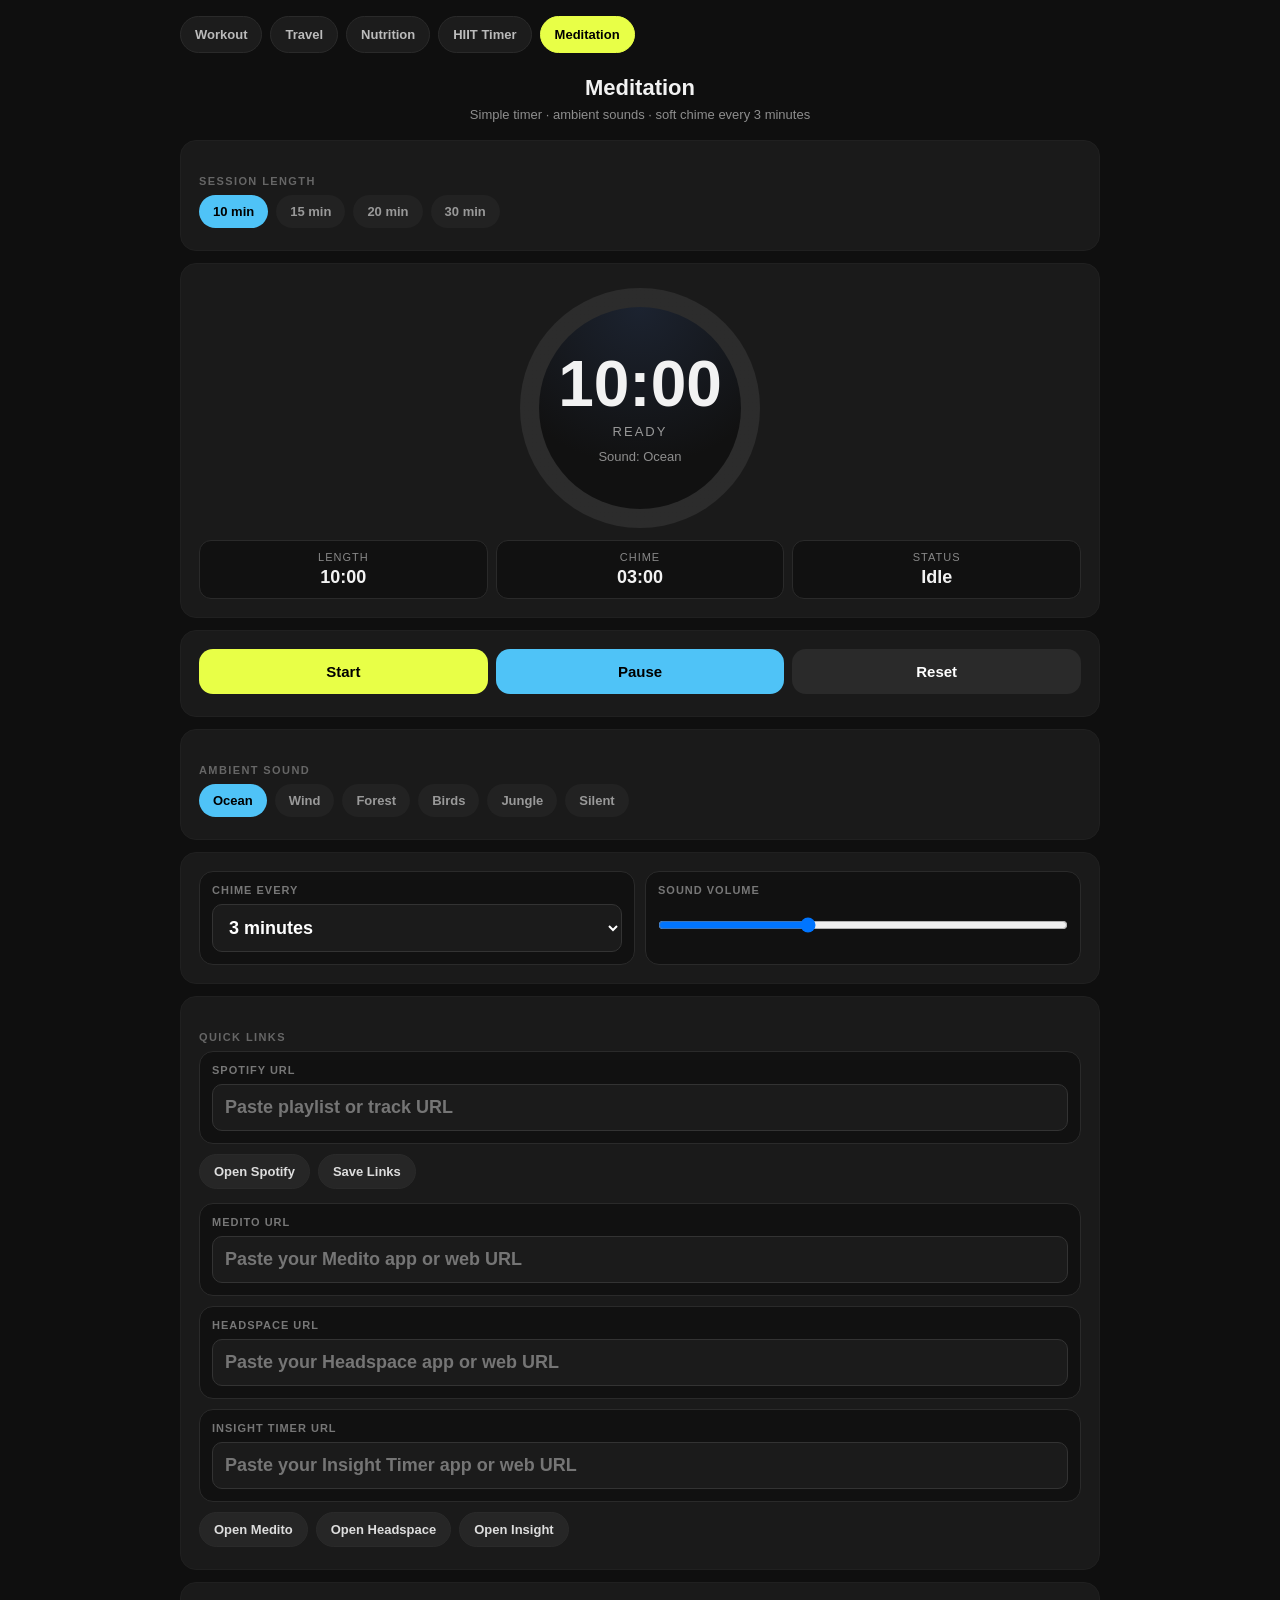
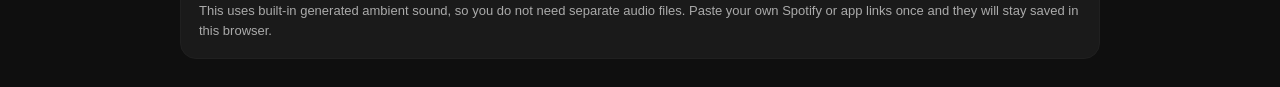
<file: meditation.html>
<!DOCTYPE html>
<html lang="en">
<head>
  <meta charset="UTF-8" />
  <meta name="viewport" content="width=device-width, initial-scale=1.0" />
  <title>Meditation</title>
  <link rel="stylesheet" href="styles.css" />
</head>
<body data-page="meditation">
  <div class="page-wrap">
    <div id="app-nav"></div>

    <header class="hero">
      <h1>Meditation</h1>
      <p class="subtitle">Simple timer · ambient sounds · soft chime every 3 minutes</p>
    </header>

    <div class="card">
      <div class="section-label">Session length</div>
      <div class="preset-row">
        <button class="preset active" onclick="setMinutes(10, this)">10 min</button>
        <button class="preset" onclick="setMinutes(15, this)">15 min</button>
        <button class="preset" onclick="setMinutes(20, this)">20 min</button>
        <button class="preset" onclick="setMinutes(30, this)">30 min</button>
      </div>
    </div>

    <div class="card">
      <div class="ring" id="ring">
        <div class="ring-inner">
          <div class="time-lg" id="timeDisplay">10:00</div>
          <div class="phase" id="phaseDisplay">Ready</div>
          <div class="muted" id="soundDisplay">Sound: Ocean</div>
        </div>
      </div>

      <div class="stats-grid">
        <div class="stat">
          <div class="stat-top">Length</div>
          <div class="stat-val" id="lengthStat">10:00</div>
        </div>
        <div class="stat">
          <div class="stat-top">Chime</div>
          <div class="stat-val" id="chimeStat">3:00</div>
        </div>
        <div class="stat">
          <div class="stat-top">Status</div>
          <div class="stat-val" id="statusStat">Idle</div>
        </div>
      </div>
    </div>

    <div class="card">
      <div class="btn-row">
        <button class="btn start" onclick="startMeditation()">Start</button>
        <button class="btn pause" onclick="pauseMeditation()">Pause</button>
        <button class="btn reset" onclick="resetMeditation()">Reset</button>
      </div>
    </div>

    <div class="card">
      <div class="section-label">Ambient sound</div>
      <div class="sound-row">
        <button class="sound-btn active" onclick="setScene('ocean', this)">Ocean</button>
        <button class="sound-btn" onclick="setScene('wind', this)">Wind</button>
        <button class="sound-btn" onclick="setScene('forest', this)">Forest</button>
        <button class="sound-btn" onclick="setScene('birds', this)">Birds</button>
        <button class="sound-btn" onclick="setScene('jungle', this)">Jungle</button>
        <button class="sound-btn" onclick="setScene('none', this)">Silent</button>
      </div>
    </div>

    <div class="card">
      <div class="grid-2">
        <div class="input-box">
          <label for="chimeEvery">Chime every</label>
          <select id="chimeEvery" onchange="updateChime()">
            <option value="180" selected>3 minutes</option>
            <option value="300">5 minutes</option>
            <option value="0">Off</option>
          </select>
        </div>
        <div class="input-box">
          <label for="soundVolume">Sound volume</label>
          <input id="soundVolume" type="range" min="0" max="100" value="35" oninput="setVolume(this.value)" />
        </div>
      </div>
    </div>

    <div class="card">
      <div class="section-label">Quick links</div>
      <div class="input-box" style="margin-bottom:10px;">
        <label for="spotifyUrl">Spotify URL</label>
        <input id="spotifyUrl" type="text" placeholder="Paste playlist or track URL" />
      </div>
      <div class="link-row" style="margin-bottom:10px;">
        <button class="quick-btn" onclick="openSavedLink('spotifyUrl')">Open Spotify</button>
        <button class="quick-btn" onclick="saveLinks()">Save Links</button>
      </div>

      <div class="input-box" style="margin-bottom:10px;">
        <label for="meditoUrl">Medito URL</label>
        <input id="meditoUrl" type="text" placeholder="Paste your Medito app or web URL" />
      </div>
      <div class="input-box" style="margin-bottom:10px;">
        <label for="headspaceUrl">Headspace URL</label>
        <input id="headspaceUrl" type="text" placeholder="Paste your Headspace app or web URL" />
      </div>
      <div class="input-box" style="margin-bottom:10px;">
        <label for="insightUrl">Insight Timer URL</label>
        <input id="insightUrl" type="text" placeholder="Paste your Insight Timer app or web URL" />
      </div>

      <div class="link-row">
        <button class="quick-btn" onclick="openSavedLink('meditoUrl')">Open Medito</button>
        <button class="quick-btn" onclick="openSavedLink('headspaceUrl')">Open Headspace</button>
        <button class="quick-btn" onclick="openSavedLink('insightUrl')">Open Insight</button>
      </div>
    </div>

    <div class="card">
      <div class="note">
        This uses built-in generated ambient sound, so you do not need separate audio files. Paste your own Spotify or app links once and they will stay saved in this browser.
      </div>
    </div>
  </div>

  <script src="nav.js"></script>
  <script>
    let totalSeconds = 600;
    let remainingSeconds = 600;
    let timer = null;
    let endTime = null;
    let running = false;
    let chimeEvery = 180;
    let nextChimeMark = 180;
    let scene = 'ocean';
    let wakeLock = null;

    const timeDisplay = document.getElementById('timeDisplay');
    const phaseDisplay = document.getElementById('phaseDisplay');
    const soundDisplay = document.getElementById('soundDisplay');
    const lengthStat = document.getElementById('lengthStat');
    const chimeStat = document.getElementById('chimeStat');
    const statusStat = document.getElementById('statusStat');
    const ring = document.getElementById('ring');

    let audioCtx = null;
    let masterGain = null;
    let noiseSource = null;
    let noiseFilter = null;
    let noiseGain = null;
    let modOsc = null;
    let modGain = null;
    let birdTimers = [];

    function fmt(sec) {
      const m = Math.floor(sec / 60);
      const s = sec % 60;
      return String(m).padStart(2, '0') + ':' + String(s).padStart(2, '0');
    }

    function renderMeditation() {
      timeDisplay.textContent = fmt(remainingSeconds);
      lengthStat.textContent = fmt(totalSeconds);
      chimeStat.textContent = chimeEvery ? fmt(chimeEvery) : 'Off';
      statusStat.textContent = running ? 'Live' : 'Idle';
      phaseDisplay.textContent = running ? 'Meditating' : 'Ready';
      soundDisplay.textContent = 'Sound: ' + scene.charAt(0).toUpperCase() + scene.slice(1);
      const progress = ((totalSeconds - remainingSeconds) / totalSeconds) * 100;
      ring.style.setProperty('--progress', progress + '%');
    }

    function setMinutes(mins, btn) {
      totalSeconds = mins * 60;
      remainingSeconds = totalSeconds;
      document.querySelectorAll('.preset').forEach(b => b.classList.remove('active'));
      btn.classList.add('active');
      resetMeditation();
    }

    function updateChime() {
      chimeEvery = parseInt(document.getElementById('chimeEvery').value, 10);
      nextChimeMark = chimeEvery;
      renderMeditation();
    }

    function setScene(name, btn) {
      scene = name;
      document.querySelectorAll('.sound-btn').forEach(b => b.classList.remove('active'));
      btn.classList.add('active');
      stopAmbient();
      if (running && scene !== 'none') startAmbient();
      renderMeditation();
    }

    function setVolume(value) {
      if (masterGain) masterGain.gain.value = Number(value) / 100 * 0.18;
    }

    function ensureAudio() {
      if (!audioCtx) audioCtx = new (window.AudioContext || window.webkitAudioContext)();
      if (!masterGain) {
        masterGain = audioCtx.createGain();
        masterGain.gain.value = Number(document.getElementById('soundVolume').value) / 100 * 0.18;
        masterGain.connect(audioCtx.destination);
      }
      if (audioCtx.state === 'suspended') audioCtx.resume();
    }

    function beep(freq = 880, duration = 0.12, vol = 0.05) {
      ensureAudio();
      const osc = audioCtx.createOscillator();
      const gain = audioCtx.createGain();
      osc.frequency.value = freq;
      gain.gain.value = vol;
      osc.connect(gain);
      gain.connect(audioCtx.destination);
      osc.start();
      osc.stop(audioCtx.currentTime + duration);
    }

    function tripleChime() {
      beep(880, 0.12, 0.05);
      setTimeout(() => beep(1046, 0.12, 0.05), 180);
      setTimeout(() => beep(1318, 0.16, 0.05), 360);
    }

    function createNoiseBuffer() {
      const buffer = audioCtx.createBuffer(1, audioCtx.sampleRate * 2, audioCtx.sampleRate);
      const data = buffer.getChannelData(0);
      let last = 0;
      for (let i = 0; i < data.length; i++) {
        const white = Math.random() * 2 - 1;
        last = (last + (0.02 * white)) / 1.02;
        data[i] = last * 3.5;
      }
      return buffer;
    }

    function clearBirdTimers() {
      birdTimers.forEach(t => clearTimeout(t));
      birdTimers = [];
    }

    function birdChirp(minDelay, maxDelay, baseFreq1, baseFreq2, gainLevel) {
      const delay = Math.random() * (maxDelay - minDelay) + minDelay;
      const t = setTimeout(() => {
        if (!running || scene === 'none') return;
        ensureAudio();
        const osc = audioCtx.createOscillator();
        const gain = audioCtx.createGain();
        osc.type = 'sine';
        osc.frequency.setValueAtTime(baseFreq1 + Math.random() * 200, audioCtx.currentTime);
        osc.frequency.exponentialRampToValueAtTime(baseFreq2 + Math.random() * 250, audioCtx.currentTime + 0.12);
        gain.gain.setValueAtTime(0.0001, audioCtx.currentTime);
        gain.gain.exponentialRampToValueAtTime(gainLevel, audioCtx.currentTime + 0.01);
        gain.gain.exponentialRampToValueAtTime(0.0001, audioCtx.currentTime + 0.18);
        osc.connect(gain);
        gain.connect(masterGain);
        osc.start();
        osc.stop(audioCtx.currentTime + 0.2);
        birdChirp(minDelay, maxDelay, baseFreq1, baseFreq2, gainLevel);
      }, delay);
      birdTimers.push(t);
    }

    function stopAmbient() {
      clearBirdTimers();
      try { if (noiseSource) noiseSource.stop(); } catch (e) {}
      try { if (modOsc) modOsc.stop(); } catch (e) {}
      noiseSource = null;
      noiseFilter = null;
      noiseGain = null;
      modOsc = null;
      modGain = null;
    }

    function startAmbient() {
      if (scene === 'none') return;
      ensureAudio();

      noiseSource = audioCtx.createBufferSource();
      noiseSource.buffer = createNoiseBuffer();
      noiseSource.loop = true;

      noiseFilter = audioCtx.createBiquadFilter();
      noiseGain = audioCtx.createGain();
      modOsc = audioCtx.createOscillator();
      modGain = audioCtx.createGain();

      if (scene === 'ocean') {
        noiseFilter.type = 'lowpass';
        noiseFilter.frequency.value = 650;
        noiseGain.gain.value = 0.42;
        modOsc.frequency.value = 0.08;
        modGain.gain.value = 0.18;
      } else if (scene === 'wind') {
        noiseFilter.type = 'bandpass';
        noiseFilter.frequency.value = 350;
        noiseFilter.Q.value = 0.8;
        noiseGain.gain.value = 0.28;
        modOsc.frequency.value = 0.05;
        modGain.gain.value = 0.16;
      } else if (scene === 'forest') {
        noiseFilter.type = 'lowpass';
        noiseFilter.frequency.value = 500;
        noiseGain.gain.value = 0.18;
        modOsc.frequency.value = 0.06;
        modGain.gain.value = 0.08;
      } else if (scene === 'birds') {
        noiseFilter.type = 'lowpass';
        noiseFilter.frequency.value = 300;
        noiseGain.gain.value = 0.08;
        modOsc.frequency.value = 0.03;
        modGain.gain.value = 0.04;
      } else if (scene === 'jungle') {
        noiseFilter.type = 'bandpass';
        noiseFilter.frequency.value = 420;
        noiseFilter.Q.value = 0.9;
        noiseGain.gain.value = 0.2;
        modOsc.frequency.value = 0.07;
        modGain.gain.value = 0.1;
      }

      modOsc.connect(modGain);
      modGain.connect(noiseGain.gain);
      noiseSource.connect(noiseFilter);
      noiseFilter.connect(noiseGain);
      noiseGain.connect(masterGain);

      noiseSource.start();
      modOsc.start();

      if (scene === 'forest') {
        birdChirp(2500, 7000, 1800, 2600, 0.05);
        birdChirp(4000, 9000, 2200, 3000, 0.04);
      }
      if (scene === 'birds') {
        birdChirp(1800, 4500, 2400, 3300, 0.07);
        birdChirp(2500, 5200, 2000, 2800, 0.06);
      }
      if (scene === 'jungle') {
        birdChirp(1400, 3200, 900, 1500, 0.05);
        birdChirp(2200, 4200, 1500, 2300, 0.04);
        birdChirp(1200, 2800, 700, 1100, 0.03);
      }
    }

    async function requestWakeLock() {
      try {
        if ('wakeLock' in navigator && !wakeLock) {
          wakeLock = await navigator.wakeLock.request('screen');
        }
      } catch (e) {}
    }

    async function releaseWakeLock() {
      try {
        if (wakeLock) {
          await wakeLock.release();
          wakeLock = null;
        }
      } catch (e) {}
    }

    function startMeditation() {
      if (running) return;
      ensureAudio();
      running = true;
      nextChimeMark = chimeEvery;
      endTime = Date.now() + remainingSeconds * 1000;
      if (scene !== 'none') startAmbient();
      requestWakeLock();

      timer = setInterval(() => {
        remainingSeconds = Math.max(0, Math.ceil((endTime - Date.now()) / 1000));
        const elapsed = totalSeconds - remainingSeconds;

        if (chimeEvery > 0 && elapsed >= nextChimeMark && remainingSeconds > 0) {
          tripleChime();
          nextChimeMark += chimeEvery;
        }

        renderMeditation();

        if (remainingSeconds <= 0) {
          clearInterval(timer);
          timer = null;
          running = false;
          tripleChime();
          setTimeout(tripleChime, 700);
          stopAmbient();
          releaseWakeLock();
          renderMeditation();
        }
      }, 250);

      renderMeditation();
    }

    function pauseMeditation() {
      if (!running) return;
      clearInterval(timer);
      timer = null;
      remainingSeconds = Math.max(0, Math.ceil((endTime - Date.now()) / 1000));
      running = false;
      stopAmbient();
      releaseWakeLock();
      renderMeditation();
    }

    function resetMeditation() {
      clearInterval(timer);
      timer = null;
      running = false;
      stopAmbient();
      releaseWakeLock();
      remainingSeconds = totalSeconds;
      nextChimeMark = chimeEvery;
      renderMeditation();
    }

    function saveLinks() {
      ['spotifyUrl','meditoUrl','headspaceUrl','insightUrl'].forEach(id => {
        localStorage.setItem(id, document.getElementById(id).value.trim());
      });
    }

    function loadLinks() {
      ['spotifyUrl','meditoUrl','headspaceUrl','insightUrl'].forEach(id => {
        const saved = localStorage.getItem(id);
        if (saved) document.getElementById(id).value = saved;
      });
    }

    function openSavedLink(id) {
      const val = document.getElementById(id).value.trim();
      if (!val) return;
      window.open(val, '_blank');
    }

    document.addEventListener('visibilitychange', async () => {
      if (document.visibilityState === 'visible' && running) {
        await requestWakeLock();
      }
    });

    loadLinks();
    updateChime();
    renderMeditation();
  </script>
</body>
</html>
</file>
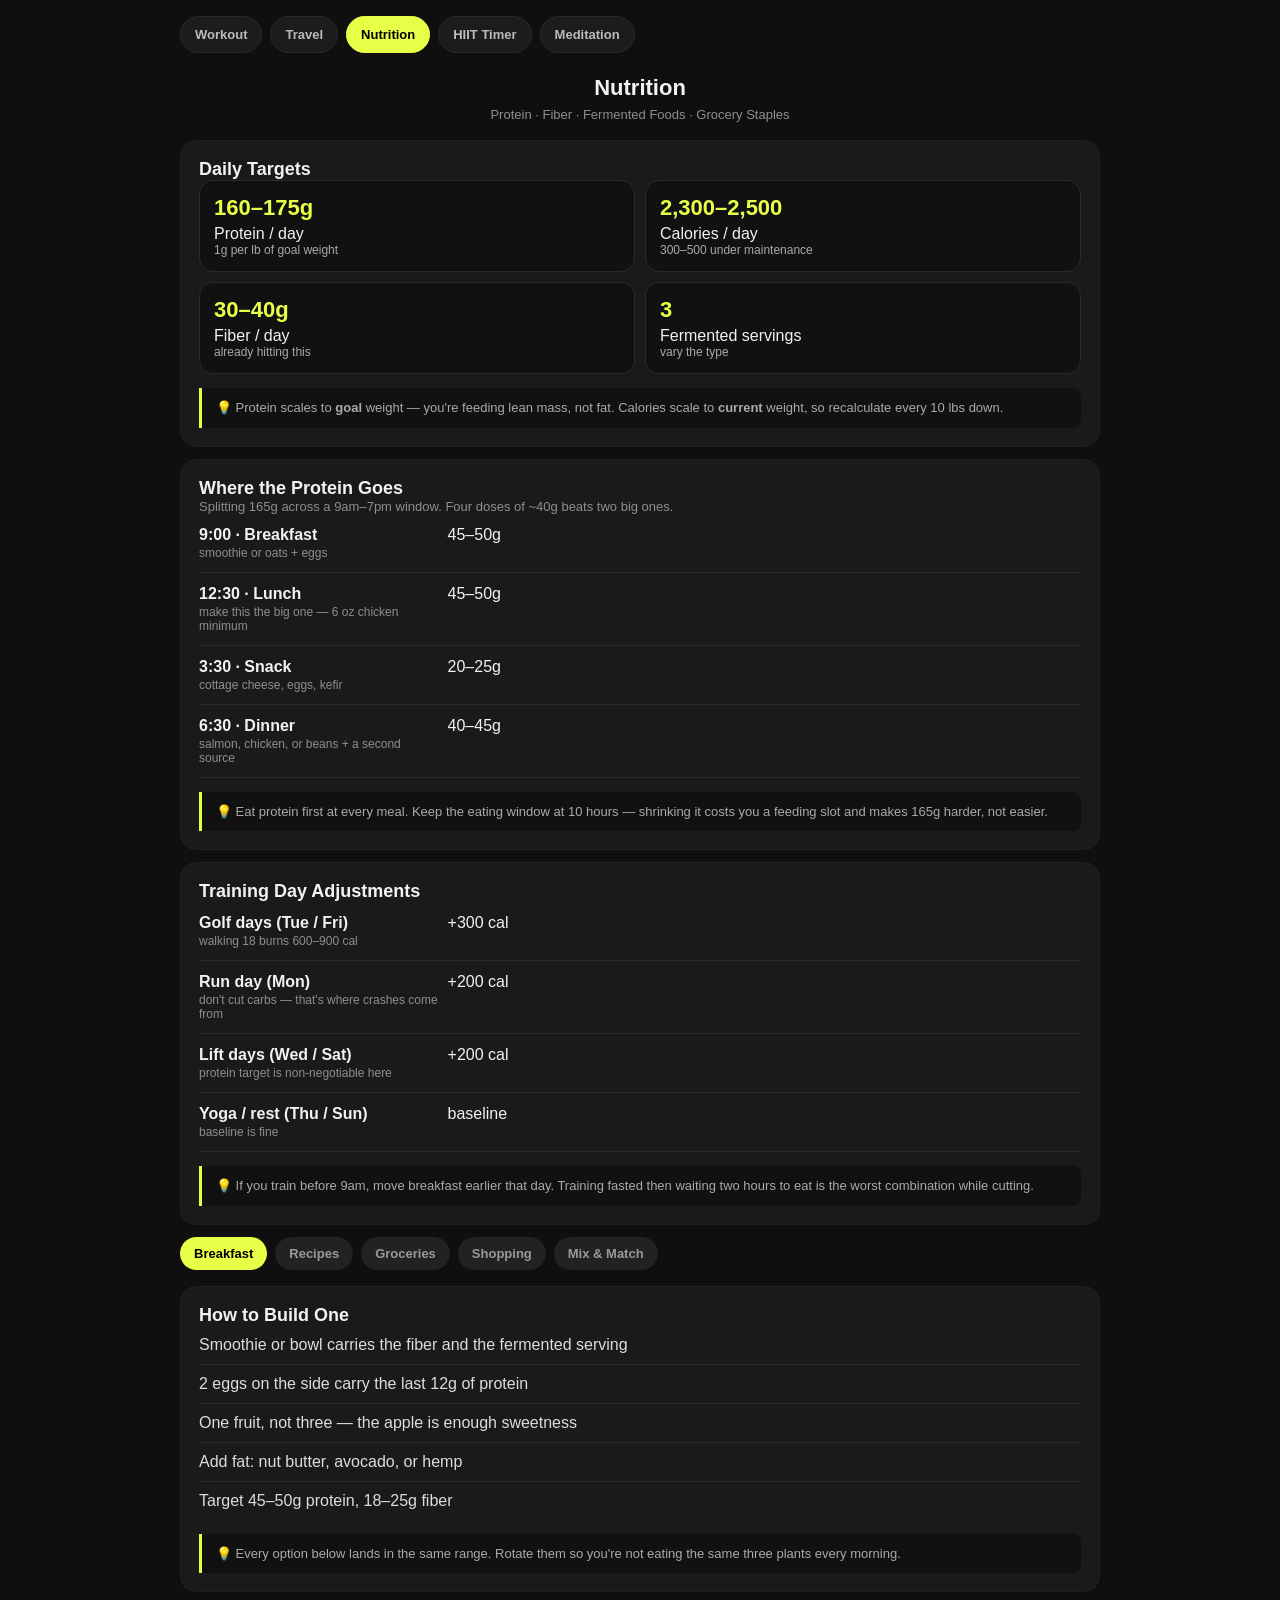
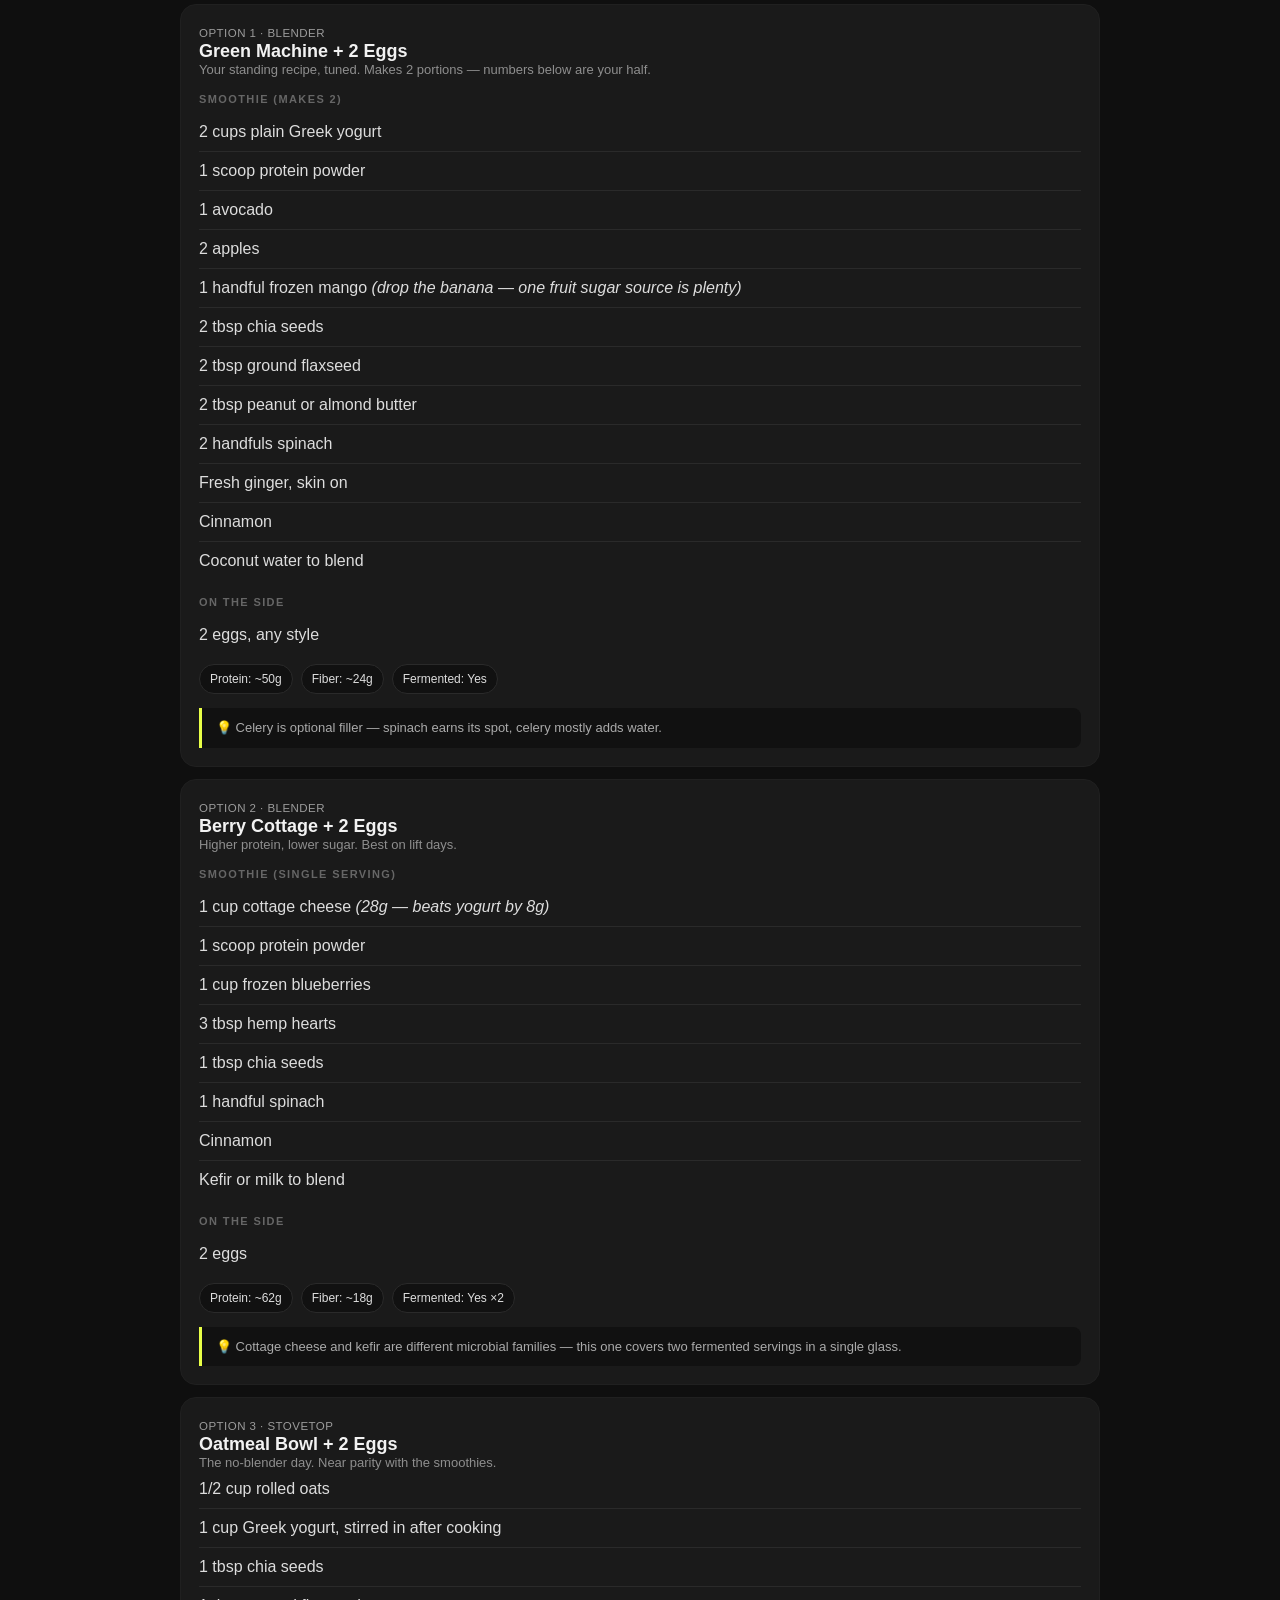
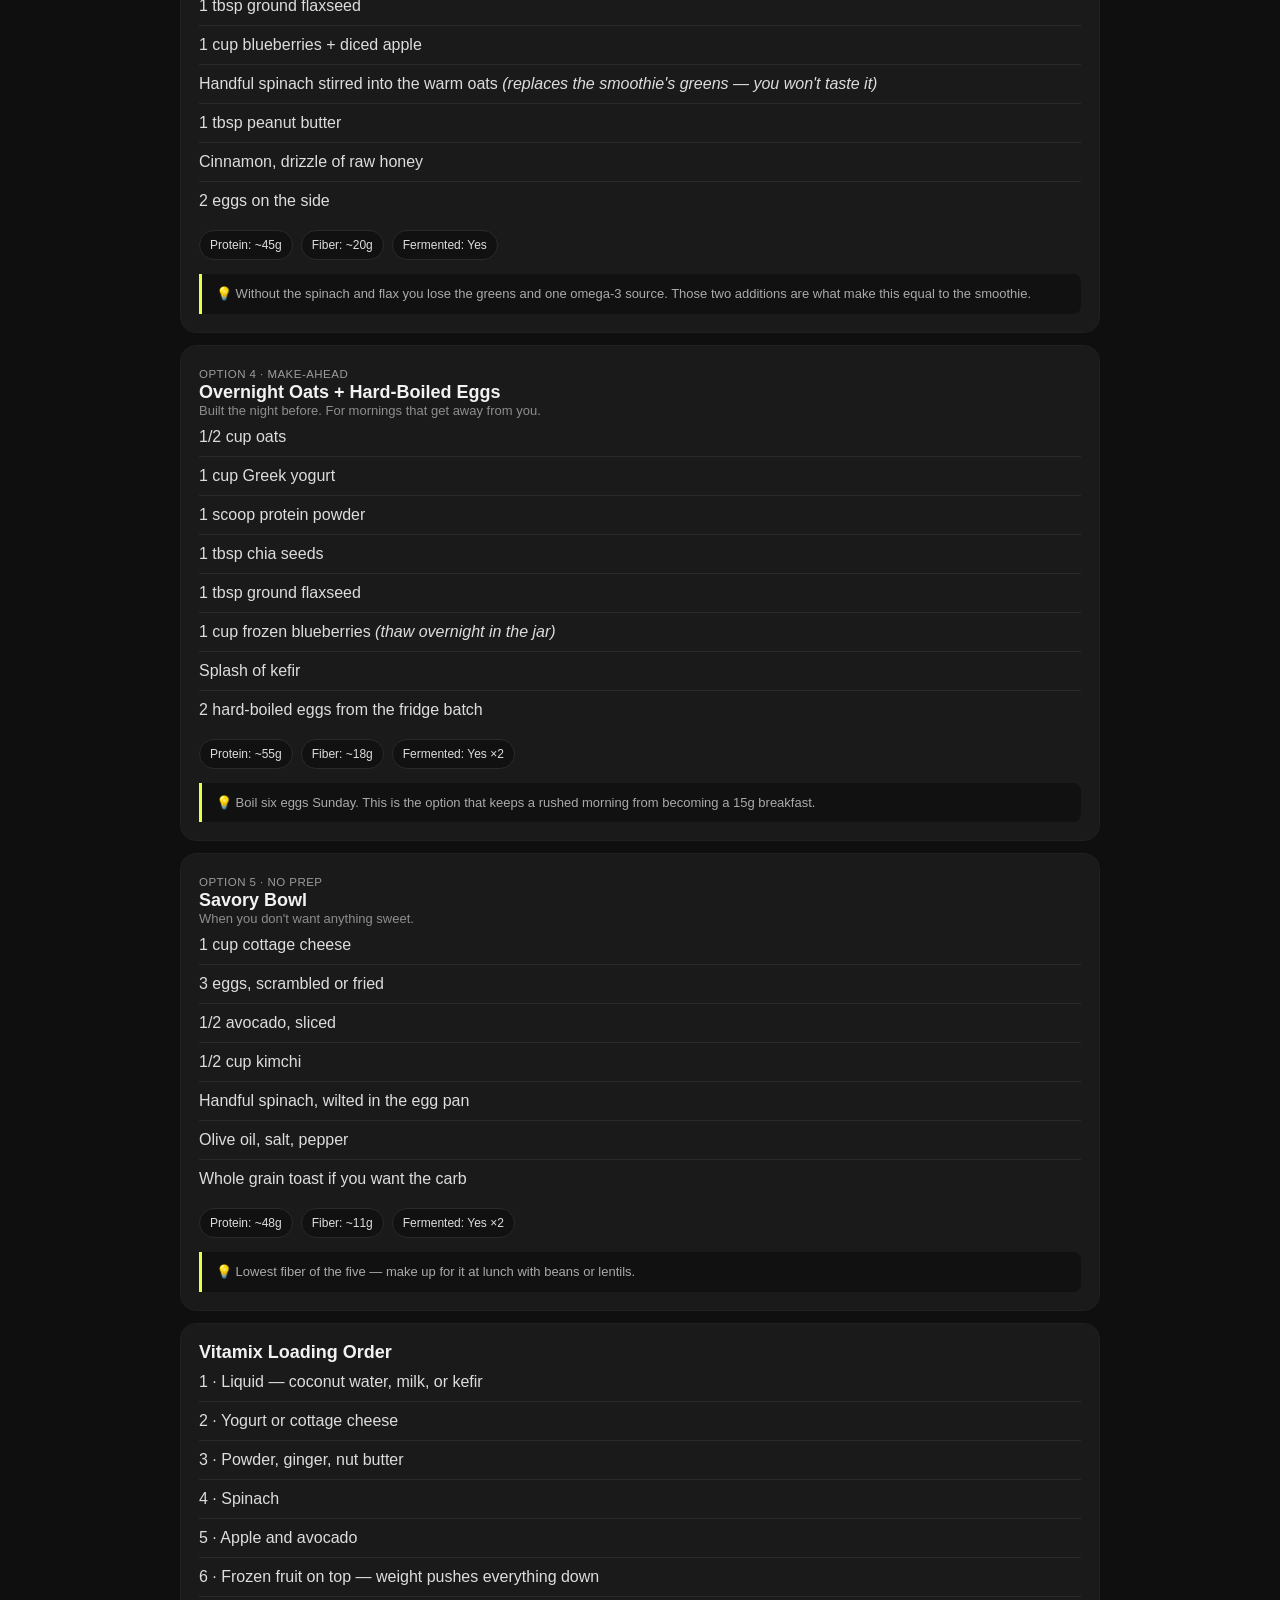
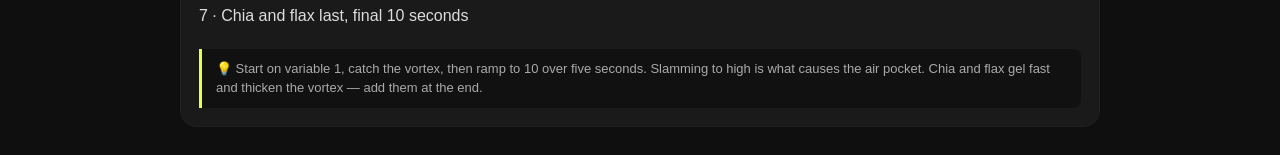
<file: nutrition.html>
<!DOCTYPE html>
<html lang="en">
<head>
  <meta charset="UTF-8" />
  <meta name="viewport" content="width=device-width, initial-scale=1.0" />
  <title>Nutrition</title>
  <link rel="stylesheet" href="styles.css" />
  <style>
    /* Shopping list additions — self-contained so styles.css doesn't need edits */
    .shop-store-head {
      display: flex;
      align-items: baseline;
      justify-content: space-between;
      gap: 10px;
      flex-wrap: wrap;
      margin-bottom: 4px;
    }
    .shop-progress {
      font-size: 0.85em;
      opacity: 0.7;
    }
    .shop-item {
      display: flex;
      align-items: flex-start;
      gap: 10px;
      padding: 9px 4px;
      border-bottom: 1px solid rgba(128, 128, 128, 0.15);
      cursor: pointer;
      user-select: none;
      -webkit-tap-highlight-color: transparent;
    }
    .shop-item:last-child { border-bottom: none; }
    .shop-item input[type="checkbox"] {
      width: 20px;
      height: 20px;
      margin-top: 1px;
      flex-shrink: 0;
      accent-color: #4a7c59;
      cursor: pointer;
    }
    .shop-item .shop-text { line-height: 1.35; }
    .shop-item .shop-note {
      display: block;
      font-size: 0.82em;
      opacity: 0.65;
    }
    .shop-item.checked .shop-text {
      text-decoration: line-through;
      opacity: 0.45;
    }
    .shop-reset {
      border: 1px solid rgba(128, 128, 128, 0.35);
      background: transparent;
      color: inherit;
      font: inherit;
      font-size: 0.85em;
      padding: 5px 12px;
      border-radius: 999px;
      cursor: pointer;
    }
    .shop-reset:hover { background: rgba(128, 128, 128, 0.1); }
    .shop-reset:focus-visible { outline: 2px solid #4a7c59; outline-offset: 2px; }
    .shop-actions {
      display: flex;
      justify-content: flex-end;
      margin-top: 12px;
    }
    .combo-tag {
      display: inline-block;
      font-size: 0.72em;
      letter-spacing: 0.04em;
      text-transform: uppercase;
      opacity: 0.6;
      margin-bottom: 2px;
    }
  </style>
</head>
<body data-page="nutrition">
  <div class="page-wrap">
    <div id="app-nav"></div>

    <header class="hero">
      <h1>Nutrition</h1>
      <p class="subtitle">Protein · Fiber · Fermented Foods · Grocery Staples</p>
    </header>

    <div class="card">
      <h2>Daily Targets</h2>
      <div class="goal-grid">
        <div class="goal-box">
          <div class="goal-num">160–175g</div>
          <div>Protein / day</div>
          <div class="goal-sub">1g per lb of goal weight</div>
        </div>
        <div class="goal-box">
          <div class="goal-num">2,300–2,500</div>
          <div>Calories / day</div>
          <div class="goal-sub">300–500 under maintenance</div>
        </div>
        <div class="goal-box">
          <div class="goal-num">30–40g</div>
          <div>Fiber / day</div>
          <div class="goal-sub">already hitting this</div>
        </div>
        <div class="goal-box">
          <div class="goal-num">3</div>
          <div>Fermented servings</div>
          <div class="goal-sub">vary the type</div>
        </div>
      </div>
      <div class="tip-box">💡 Protein scales to <strong>goal</strong> weight — you're feeding lean mass, not fat. Calories scale to <strong>current</strong> weight, so recalculate every 10 lbs down.</div>
    </div>

    <div class="card">
      <h2>Where the Protein Goes</h2>
      <p class="muted">Splitting 165g across a 9am–7pm window. Four doses of ~40g beats two big ones.</p>
      <div class="food-row">
        <div><div class="name">9:00 · Breakfast</div><div class="subnote">smoothie or oats + eggs</div></div>
        <div>45–50g</div>
      </div>
      <div class="food-row">
        <div><div class="name">12:30 · Lunch</div><div class="subnote">make this the big one — 6 oz chicken minimum</div></div>
        <div>45–50g</div>
      </div>
      <div class="food-row">
        <div><div class="name">3:30 · Snack</div><div class="subnote">cottage cheese, eggs, kefir</div></div>
        <div>20–25g</div>
      </div>
      <div class="food-row">
        <div><div class="name">6:30 · Dinner</div><div class="subnote">salmon, chicken, or beans + a second source</div></div>
        <div>40–45g</div>
      </div>
      <div class="tip-box">💡 Eat protein first at every meal. Keep the eating window at 10 hours — shrinking it costs you a feeding slot and makes 165g harder, not easier.</div>
    </div>

    <div class="card">
      <h2>Training Day Adjustments</h2>
      <div class="food-row">
        <div><div class="name">Golf days (Tue / Fri)</div><div class="subnote">walking 18 burns 600–900 cal</div></div>
        <div>+300 cal</div>
      </div>
      <div class="food-row">
        <div><div class="name">Run day (Mon)</div><div class="subnote">don't cut carbs — that's where crashes come from</div></div>
        <div>+200 cal</div>
      </div>
      <div class="food-row">
        <div><div class="name">Lift days (Wed / Sat)</div><div class="subnote">protein target is non-negotiable here</div></div>
        <div>+200 cal</div>
      </div>
      <div class="food-row">
        <div><div class="name">Yoga / rest (Thu / Sun)</div><div class="subnote">baseline is fine</div></div>
        <div>baseline</div>
      </div>
      <div class="tip-box">💡 If you train before 9am, move breakfast earlier that day. Training fasted then waiting two hours to eat is the worst combination while cutting.</div>
    </div>

    <div class="pill-row" style="margin-bottom:12px;">
      <button class="pill active" onclick="showNutritionTab('breakfast', this)">Breakfast</button>
      <button class="pill" onclick="showNutritionTab('recipes', this)">Recipes</button>
      <button class="pill" onclick="showNutritionTab('groceries', this)">Groceries</button>
      <button class="pill" onclick="showNutritionTab('shopping', this)">Shopping</button>
      <button class="pill" onclick="showNutritionTab('mixmatch', this)">Mix &amp; Match</button>
    </div>

    <div id="breakfast">
      <div class="card">
        <h2>How to Build One</h2>
        <ul class="simple-list">
          <li>Smoothie or bowl carries the fiber and the fermented serving</li>
          <li>2 eggs on the side carry the last 12g of protein</li>
          <li>One fruit, not three — the apple is enough sweetness</li>
          <li>Add fat: nut butter, avocado, or hemp</li>
          <li>Target 45–50g protein, 18–25g fiber</li>
        </ul>
        <div class="tip-box">💡 Every option below lands in the same range. Rotate them so you're not eating the same three plants every morning.</div>
      </div>

      <div class="card">
        <span class="combo-tag">Option 1 · Blender</span>
        <h2>Green Machine + 2 Eggs</h2>
        <p class="muted">Your standing recipe, tuned. Makes 2 portions — numbers below are your half.</p>
        <div class="section-label">Smoothie (makes 2)</div>
        <ul class="simple-list">
          <li>2 cups plain Greek yogurt</li>
          <li>1 scoop protein powder</li>
          <li>1 avocado</li>
          <li>2 apples</li>
          <li>1 handful frozen mango <em>(drop the banana — one fruit sugar source is plenty)</em></li>
          <li>2 tbsp chia seeds</li>
          <li>2 tbsp ground flaxseed</li>
          <li>2 tbsp peanut or almond butter</li>
          <li>2 handfuls spinach</li>
          <li>Fresh ginger, skin on</li>
          <li>Cinnamon</li>
          <li>Coconut water to blend</li>
        </ul>
        <div class="section-label">On the side</div>
        <ul class="simple-list">
          <li>2 eggs, any style</li>
        </ul>
        <div class="macro-chip-wrap">
          <div class="macro-chip">Protein: ~50g</div>
          <div class="macro-chip">Fiber: ~24g</div>
          <div class="macro-chip">Fermented: Yes</div>
        </div>
        <div class="tip-box">💡 Celery is optional filler — spinach earns its spot, celery mostly adds water.</div>
      </div>

      <div class="card">
        <span class="combo-tag">Option 2 · Blender</span>
        <h2>Berry Cottage + 2 Eggs</h2>
        <p class="muted">Higher protein, lower sugar. Best on lift days.</p>
        <div class="section-label">Smoothie (single serving)</div>
        <ul class="simple-list">
          <li>1 cup cottage cheese <em>(28g — beats yogurt by 8g)</em></li>
          <li>1 scoop protein powder</li>
          <li>1 cup frozen blueberries</li>
          <li>3 tbsp hemp hearts</li>
          <li>1 tbsp chia seeds</li>
          <li>1 handful spinach</li>
          <li>Cinnamon</li>
          <li>Kefir or milk to blend</li>
        </ul>
        <div class="section-label">On the side</div>
        <ul class="simple-list">
          <li>2 eggs</li>
        </ul>
        <div class="macro-chip-wrap">
          <div class="macro-chip">Protein: ~62g</div>
          <div class="macro-chip">Fiber: ~18g</div>
          <div class="macro-chip">Fermented: Yes ×2</div>
        </div>
        <div class="tip-box">💡 Cottage cheese and kefir are different microbial families — this one covers two fermented servings in a single glass.</div>
      </div>

      <div class="card">
        <span class="combo-tag">Option 3 · Stovetop</span>
        <h2>Oatmeal Bowl + 2 Eggs</h2>
        <p class="muted">The no-blender day. Near parity with the smoothies.</p>
        <ul class="simple-list">
          <li>1/2 cup rolled oats</li>
          <li>1 cup Greek yogurt, stirred in after cooking</li>
          <li>1 tbsp chia seeds</li>
          <li>1 tbsp ground flaxseed</li>
          <li>1 cup blueberries + diced apple</li>
          <li>Handful spinach stirred into the warm oats <em>(replaces the smoothie's greens — you won't taste it)</em></li>
          <li>1 tbsp peanut butter</li>
          <li>Cinnamon, drizzle of raw honey</li>
          <li>2 eggs on the side</li>
        </ul>
        <div class="macro-chip-wrap">
          <div class="macro-chip">Protein: ~45g</div>
          <div class="macro-chip">Fiber: ~20g</div>
          <div class="macro-chip">Fermented: Yes</div>
        </div>
        <div class="tip-box">💡 Without the spinach and flax you lose the greens and one omega-3 source. Those two additions are what make this equal to the smoothie.</div>
      </div>

      <div class="card">
        <span class="combo-tag">Option 4 · Make-Ahead</span>
        <h2>Overnight Oats + Hard-Boiled Eggs</h2>
        <p class="muted">Built the night before. For mornings that get away from you.</p>
        <ul class="simple-list">
          <li>1/2 cup oats</li>
          <li>1 cup Greek yogurt</li>
          <li>1 scoop protein powder</li>
          <li>1 tbsp chia seeds</li>
          <li>1 tbsp ground flaxseed</li>
          <li>1 cup frozen blueberries <em>(thaw overnight in the jar)</em></li>
          <li>Splash of kefir</li>
          <li>2 hard-boiled eggs from the fridge batch</li>
        </ul>
        <div class="macro-chip-wrap">
          <div class="macro-chip">Protein: ~55g</div>
          <div class="macro-chip">Fiber: ~18g</div>
          <div class="macro-chip">Fermented: Yes ×2</div>
        </div>
        <div class="tip-box">💡 Boil six eggs Sunday. This is the option that keeps a rushed morning from becoming a 15g breakfast.</div>
      </div>

      <div class="card">
        <span class="combo-tag">Option 5 · No Prep</span>
        <h2>Savory Bowl</h2>
        <p class="muted">When you don't want anything sweet.</p>
        <ul class="simple-list">
          <li>1 cup cottage cheese</li>
          <li>3 eggs, scrambled or fried</li>
          <li>1/2 avocado, sliced</li>
          <li>1/2 cup kimchi</li>
          <li>Handful spinach, wilted in the egg pan</li>
          <li>Olive oil, salt, pepper</li>
          <li>Whole grain toast if you want the carb</li>
        </ul>
        <div class="macro-chip-wrap">
          <div class="macro-chip">Protein: ~48g</div>
          <div class="macro-chip">Fiber: ~11g</div>
          <div class="macro-chip">Fermented: Yes ×2</div>
        </div>
        <div class="tip-box">💡 Lowest fiber of the five — make up for it at lunch with beans or lentils.</div>
      </div>

      <div class="card">
        <h2>Vitamix Loading Order</h2>
        <ul class="simple-list">
          <li>1 · Liquid — coconut water, milk, or kefir</li>
          <li>2 · Yogurt or cottage cheese</li>
          <li>3 · Powder, ginger, nut butter</li>
          <li>4 · Spinach</li>
          <li>5 · Apple and avocado</li>
          <li>6 · Frozen fruit on top — weight pushes everything down</li>
          <li>7 · Chia and flax last, final 10 seconds</li>
        </ul>
        <div class="tip-box">💡 Start on variable 1, catch the vortex, then ramp to 10 over five seconds. Slamming to high is what causes the air pocket. Chia and flax gel fast and thicken the vortex — add them at the end.</div>
      </div>
    </div>

    <div id="recipes" class="hidden">
      <div class="card">
        <h2>Lunch — The One That Needs Work</h2>
        <ul class="simple-list">
          <li>6 oz chicken <em>(not "a few pieces")</em></li>
          <li>1 cup lentils, white beans, or black chickpeas</li>
          <li>Brown rice or roti</li>
          <li>Veg — okra, greens, beets</li>
          <li>1/2 cup kimchi on the side</li>
          <li>Olive oil or tahini for fat</li>
        </ul>
        <div class="macro-chip-wrap">
          <div class="macro-chip">Protein: ~60g</div>
          <div class="macro-chip">Fiber: ~18g</div>
          <div class="macro-chip">Fermented: Yes</div>
        </div>
        <div class="tip-box">💡 The single biggest fix. Making lunch the largest protein meal closes most of the daily gap on its own.</div>
      </div>

      <div class="card">
        <h2>Salmon Dinner</h2>
        <ul class="simple-list">
          <li>5–6 oz salmon — salt 20 min ahead, pull at 120–125°F</li>
          <li>1 cup kale or broccolini</li>
          <li>Roasted sweet potato or 4 mini potatoes, skin on</li>
          <li>Lentils underneath, or white beans tossed with the greens</li>
          <li>1 tbsp miso on the side or in broth</li>
          <li>Beets — roast whole with skin on, rub the skin off after</li>
        </ul>
        <div class="macro-chip-wrap">
          <div class="macro-chip">Protein: ~50–55g</div>
          <div class="macro-chip">Fiber: ~14–16g</div>
          <div class="macro-chip">Fermented: Yes from miso</div>
        </div>
      </div>

      <div class="card">
        <h2>Chickpea Pasta Bowl</h2>
        <ul class="simple-list">
          <li>2 oz chickpea pasta</li>
          <li>Pesto</li>
          <li>6 oz chicken or 2 eggs on top <em>(the version without this lands at 22g — too low)</em></li>
          <li>1 cup broccoli or broccolini</li>
          <li>1/2 avocado</li>
          <li>Kraut or kimchi on the side</li>
        </ul>
        <div class="macro-chip-wrap">
          <div class="macro-chip">Protein: ~50g</div>
          <div class="macro-chip">Fiber: ~22g</div>
          <div class="macro-chip">Fermented: Yes</div>
        </div>
      </div>

      <div class="card">
        <h2>Rice + Black Chickpea Bowl</h2>
        <ul class="simple-list">
          <li>3/4 cup brown rice</li>
          <li>1 cup black chickpeas</li>
          <li>Second protein — chicken, tempeh, or 2 eggs</li>
          <li>Roasted veg</li>
          <li>Olive oil or tahini</li>
          <li>Kimchi</li>
        </ul>
        <div class="macro-chip-wrap">
          <div class="macro-chip">Protein: ~45g</div>
          <div class="macro-chip">Fiber: ~20g</div>
          <div class="macro-chip">Fermented: Yes</div>
        </div>
      </div>
    </div>

    <div id="groceries" class="hidden">
      <div class="card">
        <h2>Staples</h2>
        <p class="muted">Approximate values per common serving.</p>

        <div class="section-label">Protein staples</div>
        <div class="food-row header">
          <div>Food</div><div>Serving</div><div>Protein</div><div>Carbs</div><div>Fiber</div><div>Fermented</div>
        </div>

        <div class="food-row">
          <div><div class="name">Eggs</div><div class="subnote">easy breakfast anchor</div></div>
          <div>3 eggs</div><div>18g</div><div>1g</div><div>0g</div><div class="tag-no">No</div>
        </div>
        <div class="food-row">
          <div><div class="name">Greek yogurt</div><div class="subnote">live active cultures</div></div>
          <div>1 cup</div><div>20g</div><div>9g</div><div>0g</div><div class="tag-yes">Yes</div>
        </div>
        <div class="food-row">
          <div><div class="name">Cottage cheese</div><div class="subnote">fastest protein in the fridge</div></div>
          <div>1 cup</div><div>28g</div><div>6g</div><div>0g</div><div class="tag-no">No</div>
        </div>
        <div class="food-row">
          <div><div class="name">Kefir</div><div class="subnote">drinkable fermented add-on</div></div>
          <div>1 cup</div><div>10g</div><div>12g</div><div>0g</div><div class="tag-yes">Yes</div>
        </div>
        <div class="food-row">
          <div><div class="name">Chicken breast</div><div class="subnote">lean lunch staple</div></div>
          <div>6 oz cooked</div><div>45g</div><div>0g</div><div>0g</div><div class="tag-no">No</div>
        </div>
        <div class="food-row">
          <div><div class="name">Salmon</div><div class="subnote">great dinner staple</div></div>
          <div>6 oz cooked</div><div>43g</div><div>0g</div><div>0g</div><div class="tag-no">No</div>
        </div>
        <div class="food-row">
          <div><div class="name">Rib eye</div><div class="subnote">Kamado night — higher fat, plan around it</div></div>
          <div>6 oz cooked</div><div>40g</div><div>0g</div><div>0g</div><div class="tag-no">No</div>
        </div>
        <div class="food-row">
          <div><div class="name">Tempeh</div><div class="subnote">pan-fry 3 min, fermented bonus</div></div>
          <div>3 oz</div><div>19g</div><div>9g</div><div>5g</div><div class="tag-yes">Yes</div>
        </div>
        <div class="food-row">
          <div><div class="name">Protein powder</div><div class="subnote">gap filler, cap at 2 scoops</div></div>
          <div>1 scoop</div><div>20–25g</div><div>2–5g</div><div>0–2g</div><div class="tag-no">No</div>
        </div>
        <div class="food-row">
          <div><div class="name">Dal / lentils</div><div class="subnote">best vegetarian combo</div></div>
          <div>1 cup cooked</div><div>18g</div><div>40g</div><div>15g</div><div class="tag-no">No</div>
        </div>
        <div class="food-row">
          <div><div class="name">Black beans</div><div class="subnote">fiber anchor</div></div>
          <div>1 cup cooked</div><div>15g</div><div>40g</div><div>15g</div><div class="tag-no">No</div>
        </div>
        <div class="food-row">
          <div><div class="name">Chickpea pasta</div><div class="subnote">1:1 swap for regular pasta</div></div>
          <div>2 oz dry</div><div>13g</div><div>32g</div><div>6g</div><div class="tag-no">No</div>
        </div>

        <div class="section-label">Fiber add-ons</div>

        <div class="food-row">
          <div><div class="name">Chia seeds</div><div class="subnote">easy fiber booster</div></div>
          <div>2 tbsp</div><div>5g</div><div>10g</div><div>8g</div><div class="tag-no">No</div>
        </div>
        <div class="food-row">
          <div><div class="name">Hemp hearts</div><div class="subnote">protein + omega-3, blends invisibly</div></div>
          <div>3 tbsp</div><div>10g</div><div>3g</div><div>2g</div><div class="tag-no">No</div>
        </div>
        <div class="food-row">
          <div><div class="name">Ground flaxseed</div><div class="subnote">easy add-in</div></div>
          <div>1 tbsp</div><div>2g</div><div>3g</div><div>2g</div><div class="tag-no">No</div>
        </div>
        <div class="food-row">
          <div><div class="name">Peanut / almond butter</div><div class="subnote">check label: nuts and salt only</div></div>
          <div>2 tbsp</div><div>7g</div><div>7g</div><div>2g</div><div class="tag-no">No</div>
        </div>
        <div class="food-row">
          <div><div class="name">Oats</div><div class="subnote">oatmeal or overnight oats</div></div>
          <div>1/2 cup dry</div><div>5g</div><div>27g</div><div>4g</div><div class="tag-no">No</div>
        </div>
        <div class="food-row">
          <div><div class="name">Apple</div><div class="subnote">portable fruit</div></div>
          <div>1 medium</div><div>0g</div><div>25g</div><div>4g</div><div class="tag-no">No</div>
        </div>
        <div class="food-row">
          <div><div class="name">Berries</div><div class="subnote">high-fiber fruit, lowest sugar</div></div>
          <div>1 cup</div><div>1g</div><div>21g</div><div>6–8g</div><div class="tag-no">No</div>
        </div>
        <div class="food-row">
          <div><div class="name">Avocado</div><div class="subnote">fiber + staying power</div></div>
          <div>1/2 avocado</div><div>2g</div><div>9g</div><div>7g</div><div class="tag-no">No</div>
        </div>
        <div class="food-row">
          <div><div class="name">Okra</div><div class="subnote">great with roti</div></div>
          <div>1 cup cooked</div><div>2g</div><div>7g</div><div>4g</div><div class="tag-no">No</div>
        </div>
        <div class="food-row">
          <div><div class="name">Kale</div><div class="subnote">best dinner green</div></div>
          <div>1 cup cooked</div><div>3g</div><div>7g</div><div>5g</div><div class="tag-no">No</div>
        </div>
        <div class="food-row">
          <div><div class="name">Broccolini</div><div class="subnote">strong side option</div></div>
          <div>1 cup cooked</div><div>5–6g</div><div>12g</div><div>5–6g</div><div class="tag-no">No</div>
        </div>
        <div class="food-row">
          <div><div class="name">Sweet potato</div><div class="subnote">carb of choice around training</div></div>
          <div>1 medium</div><div>2g</div><div>27g</div><div>4g</div><div class="tag-no">No</div>
        </div>
        <div class="food-row">
          <div><div class="name">Whole-wheat roti</div><div class="subnote">good carb base</div></div>
          <div>1 roti</div><div>3g</div><div>18g</div><div>2–3g</div><div class="tag-no">No</div>
        </div>

        <div class="section-label">Fermented extras</div>

        <div class="food-row">
          <div><div class="name">Plain yogurt</div><div class="subnote">must say live cultures</div></div>
          <div>3/4 cup</div><div>8g</div><div>9g</div><div>0g</div><div class="tag-yes">Yes</div>
        </div>
        <div class="food-row">
          <div><div class="name">Miso</div><div class="subnote">great with salmon dinner</div></div>
          <div>1 tbsp</div><div>2g</div><div>3g</div><div>1g</div><div class="tag-yes">Yes</div>
        </div>
        <div class="food-row">
          <div><div class="name">Kimchi</div><div class="subnote">easy side</div></div>
          <div>1/2 cup</div><div>1g</div><div>4g</div><div>2g</div><div class="tag-yes">Yes</div>
        </div>
        <div class="food-row">
          <div><div class="name">Sauerkraut</div><div class="subnote">golden beet + carrot kraut works with fish</div></div>
          <div>1/2 cup</div><div>1g</div><div>3g</div><div>2g</div><div class="tag-yes">Yes</div>
        </div>
      </div>
    </div>

    <div id="shopping" class="hidden">
      <div class="card">
        <div class="shop-store-head">
          <h2>Costco</h2>
          <span class="shop-progress" id="progress-costco"></span>
        </div>
        <p class="muted">Checks are saved on this device while you shop. Reset when you're done.</p>
        <div id="list-costco"></div>
        <div class="shop-actions">
          <button class="shop-reset" onclick="resetStore('costco')">Reset Costco list</button>
        </div>
      </div>

      <div class="card">
        <div class="shop-store-head">
          <h2>Co-op / Farmers Market</h2>
          <span class="shop-progress" id="progress-coop"></span>
        </div>
        <p class="muted">Checks are saved on this device while you shop. Reset when you're done.</p>
        <div id="list-coop"></div>
        <div class="shop-actions">
          <button class="shop-reset" onclick="resetStore('coop')">Reset Co-op list</button>
        </div>
      </div>
    </div>

    <div id="mixmatch" class="hidden">
      <div class="card">
        <h2>Breakfast Formula</h2>
        <ul class="simple-list">
          <li>Base: Greek yogurt, cottage cheese, or oats</li>
          <li>Always add 2 eggs — that's the last 12g</li>
          <li>Fiber: chia, hemp, flax, berries, apple</li>
          <li>Greens: spinach, blended or wilted</li>
          <li>Fat: nut butter, avocado, or hemp</li>
          <li>Target 45–50g protein</li>
        </ul>
      </div>

      <div class="card">
        <h2>Lunch Formula</h2>
        <ul class="simple-list">
          <li>Protein: 6 oz chicken, or dal plus a second source</li>
          <li>Second protein: beans, lentils, cottage cheese, or eggs</li>
          <li>Veg: okra, greens, beets</li>
          <li>Carb: roti, brown rice, or potatoes</li>
          <li>Fermented side: yogurt, kefir, kimchi</li>
          <li>Target 45–50g protein — this is the meal that's been short</li>
        </ul>
      </div>

      <div class="card">
        <h2>Dinner Formula</h2>
        <ul class="simple-list">
          <li>Protein: salmon, chicken, rib eye, or dal</li>
          <li>If the base is plant-only, add a second source — eggs, sardines, or leftover chicken</li>
          <li>Veg: kale, broccolini, okra, gobi</li>
          <li>Carb: sweet potato, potatoes, or roti</li>
          <li>Fermented side: miso, kraut, kimchi, yogurt</li>
          <li>Target 40–45g protein</li>
        </ul>
      </div>

      <div class="card">
        <h2>Snack Ideas</h2>
        <ul class="simple-list">
          <li>Cottage cheese + berries — 28g, zero prep</li>
          <li>Hard-boiled eggs — keep a batch in the fridge</li>
          <li>Kefir — protein and fermented in one</li>
          <li>Greek yogurt + fruit</li>
          <li>Nuts or fruit + nut butter — for calories on golf days</li>
          <li>Jerky or a shake at the turn</li>
        </ul>
      </div>

      <div class="card">
        <h2>Fermented — Rotate the Type</h2>
        <ul class="simple-list">
          <li>Dairy: yogurt, kefir — different strains than vegetable ferments</li>
          <li>Vegetable: kimchi, sauerkraut</li>
          <li>Soy: miso, tempeh</li>
          <li>Aim for two different families per day, not three servings of the same one</li>
        </ul>
      </div>
    </div>
  </div>

  <script src="nav.js"></script>
  <script>
    function showNutritionTab(id, btn) {
      ['breakfast', 'recipes', 'groceries', 'shopping', 'mixmatch'].forEach(x => {
        document.getElementById(x).classList.add('hidden');
      });
      document.getElementById(id).classList.remove('hidden');
      document.querySelectorAll('.pill').forEach(p => p.classList.remove('active'));
      btn.classList.add('active');
    }

    // ---------- Shopping list data ----------
    const SHOPPING = {
      costco: {
        storageKey: 'shop-costco-v1',
        sections: [
          { label: 'Proteins', items: [
            { n: 'Salmon fillets', s: '2–3 lb package, freeze extras' },
            { n: 'Rib eye steaks', s: 'if bulk package available, freeze portions' },
            { n: 'Greek yogurt', s: 'Fage or Kirkland, 32 oz, grab 2–3' },
            { n: 'Cottage cheese', s: 'Kirkland — fastest 28g in the fridge' },
            { n: 'Tempeh', s: 'if available' },
            { n: 'Lentil or chickpea pasta', s: 'Banza or Barilla, 1–2 boxes' }
          ]},
          { label: 'Produce', items: [
            { n: 'Avocados', s: 'bag of 6–8' },
            { n: 'Frozen blueberries', s: 'large bag' },
            { n: 'Apples', s: 'mixed varieties, 3 lb bag' },
            { n: 'Baby spinach', s: 'container' }
          ]},
          { label: 'Pantry / Bulk', items: [
            { n: 'Rolled oats', s: 'large container' },
            { n: 'Brown rice', s: '' },
            { n: 'Chia seeds', s: 'large bag' },
            { n: 'Hemp hearts', s: '10g protein per 3 tbsp' },
            { n: 'Ground flaxseed', s: '' },
            { n: 'Peanut or almond butter', s: 'label should read nuts + salt only' },
            { n: 'Nuts', s: 'almonds or mixed — calories on golf days' },
            { n: 'Extra virgin olive oil', s: '' },
            { n: 'Cinnamon', s: '' },
            { n: 'Sea salt', s: 'if low' },
            { n: 'Protein powder', s: 'look for NSF Certified for Sport' },
            { n: 'Pure maple syrup', s: '' }
          ]},
          { label: 'Freezer', items: [
            { n: 'Frozen mango chunks', s: '' },
            { n: 'Frozen broccoli', s: 'backup to fresh' }
          ]},
          { label: 'Specialty', items: [
            { n: 'Coconut water', s: 'smoothie base' },
            { n: 'Canned black chickpeas', s: '2–3 cans as backup' },
            { n: 'Canned white beans or lentils', s: 'drain and eat, 15g per cup' },
            { n: 'Sardines or mackerel', s: 'alternate omega-3 source' },
            { n: 'Electrolyte packets', s: 'for golf days in the heat' }
          ]}
        ]
      },
      coop: {
        storageKey: 'shop-coop-v1',
        sections: [
          { label: 'Proteins', items: [
            { n: 'Eggs', s: 'get extra — 2 with every breakfast' },
            { n: 'Chicken', s: 'whole bird or breasts, local farm' }
          ]},
          { label: 'Produce', items: [
            { n: 'Sweet potatoes', s: 'fresh, 3–5' },
            { n: 'Broccolini', s: '2–3 bunches' },
            { n: 'Beets', s: 'bunch, with greens if possible' },
            { n: 'Carrots', s: 'for kraut topping' },
            { n: 'Fresh ginger', s: 'skin stays on for smoothies' },
            { n: 'Garlic', s: 'fresh bulbs' }
          ]},
          { label: 'Fermented / Cultured', items: [
            { n: 'Kimchi', s: 'local maker, fresher than packaged' },
            { n: 'Kefir', s: 'grass-fed or local brand' },
            { n: 'Sauerkraut', s: 'golden beet or carrot if they have it' }
          ]},
          { label: 'Other', items: [
            { n: 'Nut butter', s: 'fresh-ground, almond or mixed' },
            { n: 'Raw honey', s: 'local' },
            { n: 'Miso paste', s: 'white or chickpea miso' },
            { n: 'Nutritional yeast', s: '' }
          ]}
        ]
      }
    };

    // ---------- Persistence (localStorage on this device) ----------
    function loadChecks(key) {
      try { return JSON.parse(localStorage.getItem(key)) || {}; }
      catch (e) { return {}; }
    }
    function saveChecks(key, obj) {
      try { localStorage.setItem(key, JSON.stringify(obj)); }
      catch (e) { /* private mode: checks just won't persist */ }
    }

    // ---------- Render ----------
    function renderStore(store) {
      const cfg = SHOPPING[store];
      const container = document.getElementById('list-' + store);
      const checks = loadChecks(cfg.storageKey);
      container.innerHTML = '';

      cfg.sections.forEach((sec, si) => {
        const lbl = document.createElement('div');
        lbl.className = 'section-label';
        lbl.textContent = sec.label;
        container.appendChild(lbl);

        sec.items.forEach((item, ii) => {
          const id = store + '-' + si + '-' + ii;
          const row = document.createElement('label');
          row.className = 'shop-item' + (checks[id] ? ' checked' : '');
          row.setAttribute('for', 'cb-' + id);

          const cb = document.createElement('input');
          cb.type = 'checkbox';
          cb.id = 'cb-' + id;
          cb.checked = !!checks[id];
          cb.addEventListener('change', () => {
            const current = loadChecks(cfg.storageKey);
            if (cb.checked) current[id] = true;
            else delete current[id];
            saveChecks(cfg.storageKey, current);
            row.classList.toggle('checked', cb.checked);
            updateProgress(store);
          });

          const text = document.createElement('span');
          text.className = 'shop-text';
          text.textContent = item.n;
          if (item.s) {
            const note = document.createElement('span');
            note.className = 'shop-note';
            note.textContent = item.s;
            text.appendChild(note);
          }

          row.appendChild(cb);
          row.appendChild(text);
          container.appendChild(row);
        });
      });

      updateProgress(store);
    }

    function updateProgress(store) {
      const cfg = SHOPPING[store];
      const total = cfg.sections.reduce((n, s) => n + s.items.length, 0);
      const done = Object.keys(loadChecks(cfg.storageKey)).length;
      document.getElementById('progress-' + store).textContent = done + ' / ' + total + ' in cart';
    }

    function resetStore(store) {
      const cfg = SHOPPING[store];
      const done = Object.keys(loadChecks(cfg.storageKey)).length;
      if (done > 0 && !confirm('Clear all checked items on this list?')) return;
      localStorage.removeItem(cfg.storageKey);
      renderStore(store);
    }

    renderStore('costco');
    renderStore('coop');
  </script>
</body>
</html>
</file>
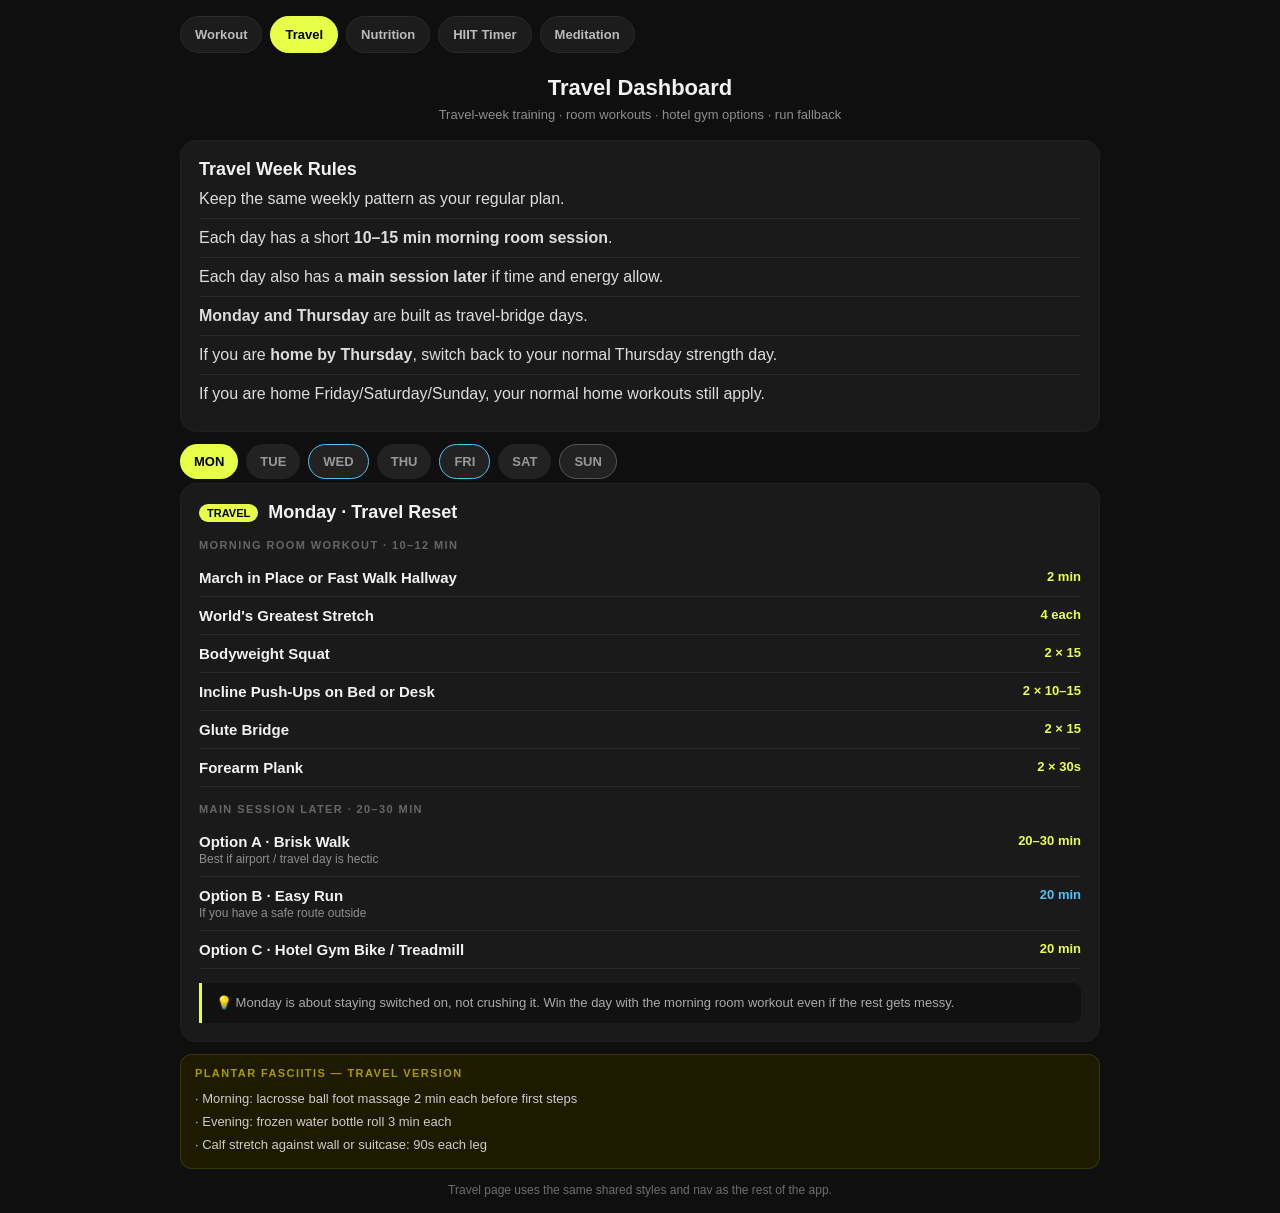
<file: travel.html>
<!DOCTYPE html>
<html lang="en">
<head>
  <meta charset="UTF-8" />
  <meta name="viewport" content="width=device-width, initial-scale=1.0" />
  <title>Travel Dashboard</title>
  <link rel="stylesheet" href="styles.css" />
</head>
<body data-page="travel">
  <div class="page-wrap">
    <div id="app-nav"></div>

    <header class="hero">
      <h1>Travel Dashboard</h1>
      <p class="subtitle">Travel-week training · room workouts · hotel gym options · run fallback</p>
    </header>

    <div class="card">
      <h2>Travel Week Rules</h2>
      <div class="simple-list">
        <li>Keep the same weekly pattern as your regular plan.</li>
        <li>Each day has a short <strong>10–15 min morning room session</strong>.</li>
        <li>Each day also has a <strong>main session later</strong> if time and energy allow.</li>
        <li><strong>Monday and Thursday</strong> are built as travel-bridge days.</li>
        <li>If you are <strong>home by Thursday</strong>, switch back to your normal Thursday strength day.</li>
        <li>If you are home Friday/Saturday/Sunday, your normal home workouts still apply.</li>
      </div>
    </div>

    <div class="day-tabs">
      <button class="tab active" onclick="showTravelDay('mon', this)">MON</button>
      <button class="tab" onclick="showTravelDay('tue', this)">TUE</button>
      <button class="tab run" onclick="showTravelDay('wed', this)">WED</button>
      <button class="tab" onclick="showTravelDay('thu', this)">THU</button>
      <button class="tab run" onclick="showTravelDay('fri', this)">FRI</button>
      <button class="tab" onclick="showTravelDay('sat', this)">SAT</button>
      <button class="tab rest" onclick="showTravelDay('sun', this)">SUN</button>
    </div>

    <!-- MON -->
    <div id="mon">
      <div class="card">
        <div class="card-header"><span class="badge">TRAVEL</span><h2>Monday · Travel Reset</h2></div>

        <div class="section-label">Morning Room Workout · 10–12 min</div>
        <div class="exercise-row"><div><div class="ex-name">March in Place or Fast Walk Hallway</div></div><div class="ex-sets">2 min</div></div>
        <div class="exercise-row"><div><div class="ex-name">World's Greatest Stretch</div></div><div class="ex-sets">4 each</div></div>
        <div class="exercise-row"><div><div class="ex-name">Bodyweight Squat</div></div><div class="ex-sets">2 × 15</div></div>
        <div class="exercise-row"><div><div class="ex-name">Incline Push-Ups on Bed or Desk</div></div><div class="ex-sets">2 × 10–15</div></div>
        <div class="exercise-row"><div><div class="ex-name">Glute Bridge</div></div><div class="ex-sets">2 × 15</div></div>
        <div class="exercise-row"><div><div class="ex-name">Forearm Plank</div></div><div class="ex-sets">2 × 30s</div></div>

        <div class="section-label">Main Session Later · 20–30 min</div>
        <div class="exercise-row"><div><div class="ex-name">Option A · Brisk Walk</div><div class="ex-note">Best if airport / travel day is hectic</div></div><div class="ex-sets">20–30 min</div></div>
        <div class="exercise-row"><div><div class="ex-name">Option B · Easy Run</div><div class="ex-note">If you have a safe route outside</div></div><div class="ex-sets run">20 min</div></div>
        <div class="exercise-row"><div><div class="ex-name">Option C · Hotel Gym Bike / Treadmill</div></div><div class="ex-sets">20 min</div></div>

        <div class="tip-box">💡 Monday is about staying switched on, not crushing it. Win the day with the morning room workout even if the rest gets messy.</div>
      </div>

      <div class="foot-box">
        <div class="section-label">Plantar Fasciitis — Travel Version</div>
        <div class="foot-item">· Morning: lacrosse ball foot massage 2 min each before first steps</div>
        <div class="foot-item">· Evening: frozen water bottle roll 3 min each</div>
        <div class="foot-item">· Calf stretch against wall or suitcase: 90s each leg</div>
      </div>
    </div>

    <!-- TUE -->
    <div id="tue" class="hidden">
      <div class="card">
        <div class="card-header"><span class="badge pull">PULL</span><h2>Tuesday · Travel Pull + Strength</h2></div>

        <div class="section-label">Morning Room Workout · 10–15 min</div>
        <div class="exercise-row"><div><div class="ex-name">Band Pull-Aparts or Towel Pulls</div></div><div class="ex-sets">2 × 20</div></div>
        <div class="exercise-row"><div><div class="ex-name">Arm Circles + Scap Squeezes</div></div><div class="ex-sets">10 each</div></div>
        <div class="exercise-row"><div><div class="ex-name">Split Squat</div></div><div class="ex-sets">2 × 10 each</div></div>
        <div class="exercise-row"><div><div class="ex-name">Push-Ups</div></div><div class="ex-sets">2 × 10–15</div></div>
        <div class="exercise-row"><div><div class="ex-name">Bird Dogs</div></div><div class="ex-sets">2 × 10 each</div></div>

        <div class="section-label">Main Session Later · 25–35 min</div>
        <div class="exercise-row"><div><div class="ex-name">Hotel Gym Option · Lat Pulldown</div></div><div class="ex-sets pull">4 × 10–12</div></div>
        <div class="exercise-row"><div><div class="ex-name">Hotel Gym Option · Seated Row</div></div><div class="ex-sets pull">3 × 12</div></div>
        <div class="exercise-row"><div><div class="ex-name">DB or Suitcase Romanian Deadlift</div></div><div class="ex-sets">3 × 10</div></div>
        <div class="exercise-row"><div><div class="ex-name">Push-Ups or DB Floor Press</div></div><div class="ex-sets">3 × 12</div></div>
        <div class="exercise-row"><div><div class="ex-name">Rear Foot Elevated Split Squat</div></div><div class="ex-sets">3 × 10 each</div></div>
        <div class="exercise-row"><div><div class="ex-name">Plank or Hollow Hold</div></div><div class="ex-sets">3 × 30–40s</div></div>

        <div class="tip-box pull">💡 If the hotel gym is weak, use a backpack or suitcase for rows and RDLs. Pattern matters more than perfect equipment.</div>
      </div>

      <div class="foot-box">
        <div class="section-label">Plantar Fasciitis — Travel Version</div>
        <div class="foot-item">· Morning foot massage before first steps</div>
        <div class="foot-item">· Evening bottle roll 3 min each</div>
        <div class="foot-item">· Calf stretch 90s each leg</div>
      </div>
    </div>

    <!-- WED -->
    <div id="wed" class="hidden">
      <div class="card">
        <div class="card-header"><span class="badge run">RUN</span><h2>Wednesday · Easy Travel Run</h2></div>

        <div class="section-label">Morning Room Workout · 10 min</div>
        <div class="exercise-row"><div><div class="ex-name">Foot Massage</div></div><div class="ex-sets">2 min each</div></div>
        <div class="exercise-row"><div><div class="ex-name">Ankle Circles</div></div><div class="ex-sets">20 each</div></div>
        <div class="exercise-row"><div><div class="ex-name">Leg Swings</div></div><div class="ex-sets">10 each</div></div>
        <div class="exercise-row"><div><div class="ex-name">Walk Warm-Up</div></div><div class="ex-sets">3 min</div></div>

        <div class="section-label">Main Session Later</div>
        <div class="exercise-row"><div><div class="ex-name">Easy Run Outside</div><div class="ex-note">Conversational pace</div></div><div class="ex-sets run">20–35 min</div></div>
        <div class="exercise-row"><div><div class="ex-name">Fallback · Treadmill Walk / Jog</div></div><div class="ex-sets">20–30 min</div></div>

        <div class="section-label">Post-Run · 8–10 min</div>
        <div class="exercise-row"><div><div class="ex-name">Walk Cool-Down</div></div><div class="ex-sets">3–5 min</div></div>
        <div class="exercise-row"><div><div class="ex-name">Calf Stretch</div></div><div class="ex-sets">90s each</div></div>
        <div class="exercise-row"><div><div class="ex-name">Hip Flexor Stretch</div></div><div class="ex-sets">60s each</div></div>
        <div class="exercise-row"><div><div class="ex-name">Foam Roll if Hotel Gym Has One</div></div><div class="ex-sets">3 min</div></div>

        <div class="tip-box run">💡 This should feel like your normal Wednesday. Keep it easy, especially if sleep or travel stress was rough.</div>
      </div>

      <div class="foot-box">
        <div class="section-label">Plantar Fasciitis — Travel Version</div>
        <div class="foot-item">· Do not skip the post-run calf and foot work</div>
        <div class="foot-item">· If feet feel off, shorten the run and keep the habit</div>
      </div>
    </div>

    <!-- THU -->
    <div id="thu" class="hidden">
      <div class="card">
        <div class="card-header"><span class="badge">BRIDGE</span><h2>Thursday · Travel-to-Home Bridge</h2></div>

        <div class="section-label">Morning Room Workout · 10–12 min</div>
        <div class="exercise-row"><div><div class="ex-name">March in Place</div></div><div class="ex-sets">2 min</div></div>
        <div class="exercise-row"><div><div class="ex-name">Bodyweight Squat</div></div><div class="ex-sets">2 × 15</div></div>
        <div class="exercise-row"><div><div class="ex-name">Push-Ups</div></div><div class="ex-sets">2 × 10–15</div></div>
        <div class="exercise-row"><div><div class="ex-name">Reverse Lunge</div></div><div class="ex-sets">2 × 8 each</div></div>
        <div class="exercise-row"><div><div class="ex-name">Dead Bugs</div></div><div class="ex-sets">2 × 10 each</div></div>

        <div class="section-label">Main Session Later</div>
        <div class="exercise-row"><div><div class="ex-name">Option A · If Home</div><div class="ex-note">Do your normal Thursday full body strength workout</div></div><div class="ex-sets">Home plan</div></div>
        <div class="exercise-row"><div><div class="ex-name">Option B · Still Traveling</div><div class="ex-note">Hotel room strength circuit below</div></div><div class="ex-sets">25 min</div></div>

        <div class="section-label">Hotel Room Circuit · 3–4 Rounds</div>
        <div class="exercise-row"><div><div class="ex-name">Split Squat</div></div><div class="ex-sets">12 each</div></div>
        <div class="exercise-row"><div><div class="ex-name">Push-Ups</div></div><div class="ex-sets">12–20</div></div>
        <div class="exercise-row"><div><div class="ex-name">Suitcase or Backpack RDL</div></div><div class="ex-sets">12</div></div>
        <div class="exercise-row"><div><div class="ex-name">Backpack or Suitcase Row</div></div><div class="ex-sets pull">12 each</div></div>
        <div class="exercise-row"><div><div class="ex-name">Plank</div></div><div class="ex-sets">40s</div></div>

        <div class="tip-box">💡 Thursday is the pivot day. If you are home, go right back to the regular plan. If not, this keeps Friday and Saturday lined up.</div>
      </div>

      <div class="foot-box">
        <div class="section-label">Plantar Fasciitis — Travel Version</div>
        <div class="foot-item">· Treat Thursday like a reset so Friday run quality stays decent</div>
      </div>
    </div>

    <!-- FRI -->
    <div id="fri" class="hidden">
      <div class="card">
        <div class="card-header"><span class="badge run">RUN</span><h2>Friday · Run Day</h2></div>

        <div class="section-label">Morning Room Workout · 8–10 min</div>
        <div class="exercise-row"><div><div class="ex-name">Foot Massage</div></div><div class="ex-sets">2 min each</div></div>
        <div class="exercise-row"><div><div class="ex-name">Leg Swings</div></div><div class="ex-sets">10 each</div></div>
        <div class="exercise-row"><div><div class="ex-name">Walk Warm-Up</div></div><div class="ex-sets">3 min</div></div>

        <div class="section-label">Main Session Later</div>
        <div class="exercise-row"><div><div class="ex-name">Option A · If Home</div><div class="ex-note">Use your normal Friday run workout</div></div><div class="ex-sets">Home plan</div></div>
        <div class="exercise-row"><div><div class="ex-name">Option B · Still Traveling · Easy</div></div><div class="ex-sets run">25–30 min</div></div>
        <div class="exercise-row"><div><div class="ex-name">Option C · Still Traveling · Tempo</div><div class="ex-note">10 easy · 10 steady · 5 easy</div></div><div class="ex-sets run">25 min</div></div>

        <div class="tip-box run">💡 If Thursday ended late, choose the easy option. Preserve the rhythm and save intensity for when recovery is better.</div>
      </div>

      <div class="foot-box">
        <div class="section-label">Plantar Fasciitis — Travel Version</div>
        <div class="foot-item">· Post-run calf stretch and foot roll are non-negotiable</div>
      </div>
    </div>

    <!-- SAT -->
    <div id="sat" class="hidden">
      <div class="card">
        <div class="card-header"><span class="badge">CIRCUIT</span><h2>Saturday · Travel Circuit</h2></div>

        <div class="section-label">Morning Room Workout · 10 min</div>
        <div class="exercise-row"><div><div class="ex-name">Jumping Jacks or March in Place</div></div><div class="ex-sets">2 min</div></div>
        <div class="exercise-row"><div><div class="ex-name">Inchworms</div></div><div class="ex-sets">6 reps</div></div>
        <div class="exercise-row"><div><div class="ex-name">Hip Circles + Arm Circles</div></div><div class="ex-sets">10 each</div></div>

        <div class="section-label">Main Session · 20–30 min</div>
        <div class="exercise-row"><div><div class="ex-name">Circuit · 4 Rounds</div><div class="ex-note">40s on / 20s off</div></div><div class="ex-sets">4 rounds</div></div>
        <div class="exercise-row"><div><div class="ex-name">Squat or Goblet Squat</div></div><div class="ex-sets">40s</div></div>
        <div class="exercise-row"><div><div class="ex-name">Push-Ups</div></div><div class="ex-sets">40s</div></div>
        <div class="exercise-row"><div><div class="ex-name">Reverse Lunges</div></div><div class="ex-sets">40s</div></div>
        <div class="exercise-row"><div><div class="ex-name">Backpack Row or Band Row</div></div><div class="ex-sets pull">40s</div></div>
        <div class="exercise-row"><div><div class="ex-name">Glute Bridge</div></div><div class="ex-sets">40s</div></div>
        <div class="exercise-row"><div><div class="ex-name">Plank Hold</div></div><div class="ex-sets">40s</div></div>
        <div class="exercise-row"><div><div class="ex-name">Rest Between Rounds</div></div><div class="ex-sets">90s</div></div>

        <div class="tip-box pull">💡 This mirrors your normal Saturday circuit style. If you're home, go back to the regular Saturday workout instead.</div>
      </div>

      <div class="foot-box">
        <div class="section-label">Plantar Fasciitis — Travel Version</div>
        <div class="foot-item">· Keep feet warm after the workout if you've been on them all week</div>
      </div>
    </div>

    <!-- SUN -->
    <div id="sun" class="hidden">
      <div class="card">
        <div class="card-header"><span class="badge rest">RECOVER</span><h2>Sunday · Recover</h2></div>

        <div class="section-label">Morning Recovery · 10–15 min</div>
        <div class="exercise-row"><div><div class="ex-name">Walk</div></div><div class="ex-sets">5 min</div></div>
        <div class="exercise-row"><div><div class="ex-name">Cat-Cow</div></div><div class="ex-sets">10 reps</div></div>
        <div class="exercise-row"><div><div class="ex-name">Down Dog to Cobra</div></div><div class="ex-sets">8 reps</div></div>
        <div class="exercise-row"><div><div class="ex-name">Pigeon Pose</div></div><div class="ex-sets">90s each</div></div>
        <div class="exercise-row"><div><div class="ex-name">Seated Forward Fold</div></div><div class="ex-sets">2 min</div></div>
        <div class="exercise-row"><div><div class="ex-name">Legs Up the Wall</div></div><div class="ex-sets">3–5 min</div></div>

        <div class="section-label">Later</div>
        <div class="exercise-row"><div><div class="ex-name">Option A · Full Rest</div></div><div class="ex-sets">Best default</div></div>
        <div class="exercise-row"><div><div class="ex-name">Option B · Easy Walk</div></div><div class="ex-sets">20–30 min</div></div>

        <div class="tip-box rest">💡 Sunday should leave you feeling better, not more tired. The win is recovery and staying ready for Monday travel.</div>
      </div>

      <div class="foot-box">
        <div class="section-label">Plantar Fasciitis — Travel Version</div>
        <div class="foot-item">· Long stretch, easy walking, no hero workouts</div>
      </div>
    </div>

    <p class="footer-note">Travel page uses the same shared styles and nav as the rest of the app.</p>
  </div>

  <script src="nav.js"></script>
  <script>
    function showTravelDay(id, btn) {
      ['mon','tue','wed','thu','fri','sat','sun'].forEach(day => {
        document.getElementById(day).classList.add('hidden');
      });
      document.getElementById(id).classList.remove('hidden');
      document.querySelectorAll('.tab').forEach(tab => tab.classList.remove('active'));
      btn.classList.add('active');
    }
  </script>
</body>
</html>
</file>
<file: styles.css>
:root{
  --bg:#0f0f0f;
  --panel:#1a1a1a;
  --panel-2:#111;
  --line:#2a2a2a;
  --text:#f2f2f2;
  --muted:#8e8e8e;
  --lime:#e8ff47;
  --blue:#4fc3f7;
  --purple:#b388ff;
  --gray:#444;
  --gold:#a89a00;
}

*{box-sizing:border-box;margin:0;padding:0}
html{scroll-behavior:smooth}
body{
  font-family:-apple-system,BlinkMacSystemFont,"Segoe UI",sans-serif;
  background:var(--bg);
  color:var(--text);
  padding:16px;
}
a{color:inherit}
.page-wrap{max-width:920px;margin:0 auto}
.hero{margin-bottom:18px}
.hero h1{
  font-size:22px;
  font-weight:800;
  text-align:center;
  margin-bottom:6px;
}
.subtitle{
  text-align:center;
  color:var(--muted);
  font-size:13px;
  margin-bottom:18px;
}

/* shared nav */
.app-nav{
  display:flex;
  gap:8px;
  overflow-x:auto;
  margin-bottom:18px;
  padding-bottom:4px;
  scrollbar-width:none;
}
.app-nav::-webkit-scrollbar{display:none}
.app-link{
  flex-shrink:0;
  text-decoration:none;
  padding:10px 14px;
  border-radius:999px;
  background:#1c1c1c;
  color:#bbb;
  font-size:13px;
  font-weight:700;
  border:1px solid var(--line);
}
.app-link.active{
  background:var(--lime);
  color:#000;
  border-color:var(--lime);
}

/* cards */
.card{
  background:var(--panel);
  border:1px solid #202020;
  border-radius:16px;
  padding:18px;
  margin-bottom:12px;
}
.card-header{
  display:flex;
  align-items:center;
  gap:10px;
  margin-bottom:14px;
}
.card h2{
  font-size:18px;
  font-weight:800;
}
.card h3{
  font-size:16px;
  font-weight:800;
  margin-bottom:10px;
}
.muted{color:var(--muted);font-size:13px}
.section-label{
  font-size:11px;
  font-weight:800;
  letter-spacing:1.4px;
  color:#666;
  text-transform:uppercase;
  margin:16px 0 8px;
}

/* chips / pills */
.badge{
  font-size:11px;
  font-weight:800;
  padding:3px 8px;
  border-radius:10px;
  background:var(--lime);
  color:#000;
}
.badge.run{background:var(--blue)}
.badge.rest{background:var(--gray);color:#ddd}
.badge.pull{background:var(--purple);color:#000}

.day-tabs,
.pill-row,
.preset-row,
.sound-row,
.link-row,
.btn-row{
  display:flex;
  gap:8px;
  overflow-x:auto;
  padding-bottom:4px;
  scrollbar-width:none;
}
.day-tabs::-webkit-scrollbar,
.pill-row::-webkit-scrollbar,
.preset-row::-webkit-scrollbar,
.sound-row::-webkit-scrollbar,
.link-row::-webkit-scrollbar,
.btn-row::-webkit-scrollbar{display:none}

.tab,
.pill,
.preset,
.sound-btn,
.quick-btn{
  flex-shrink:0;
  border:none;
  cursor:pointer;
  padding:9px 14px;
  border-radius:999px;
  background:#222;
  color:#999;
  font-size:13px;
  font-weight:700;
}
.tab.active,
.pill.active{
  background:var(--lime);
  color:#000;
}
.tab.run{border:1px solid var(--blue)}
.tab.active.run{background:var(--blue);color:#000}
.tab.rest{border:1px solid #555}
.tab.active.rest{background:#444;color:#fff}
.preset.active,
.sound-btn.active{background:var(--blue);color:#000}
.quick-btn{background:#262626;color:#ddd;border:1px solid var(--line)}

/* workout rows */
.exercise-row{
  display:flex;
  justify-content:space-between;
  align-items:flex-start;
  gap:12px;
  padding:10px 0;
  border-bottom:1px solid var(--line);
}
.exercise-row:last-child{border-bottom:none}
.ex-name{font-size:15px;font-weight:700}
.ex-note{font-size:12px;color:var(--muted);margin-top:2px}
.ex-sets{
  font-size:13px;
  color:var(--lime);
  font-weight:800;
  white-space:nowrap;
}
.ex-sets.run{color:var(--blue)}
.ex-sets.pull{color:var(--purple)}
.tip-box{
  background:var(--panel-2);
  border-left:3px solid var(--lime);
  padding:10px 14px;
  border-radius:0 8px 8px 0;
  margin-top:14px;
  font-size:13px;
  color:#aaa;
  line-height:1.5;
}
.tip-box.run{border-left-color:var(--blue)}
.tip-box.rest{border-left-color:#555}
.tip-box.pull{border-left-color:var(--purple)}

.foot-box{
  background:#1e1a00;
  border:1px solid rgba(232,255,71,.12);
  border-radius:12px;
  padding:12px 14px;
  margin-bottom:12px;
}
.foot-box .section-label{color:var(--gold);margin-top:0}
.foot-item{font-size:13px;color:#ccc;padding:4px 0}
.hidden{display:none}

/* nutrition */
.goal-grid{
  display:grid;
  grid-template-columns:repeat(2,1fr);
  gap:10px;
}
.goal-box{
  background:var(--panel-2);
  border:1px solid var(--line);
  border-radius:14px;
  padding:14px;
}
.goal-num{
  color:var(--lime);
  font-size:22px;
  font-weight:900;
  margin-bottom:4px;
}
.goal-sub{font-size:12px;color:#aaa}

.food-row{
  display:grid;
  grid-template-columns:1.4fr .9fr .6fr .6fr .6fr .8fr;
  gap:8px;
  padding:12px 0;
  border-bottom:1px solid var(--line);
}
.food-row:last-child{border-bottom:none}
.food-row.header{
  color:#888;
  font-size:11px;
  font-weight:800;
  text-transform:uppercase;
  letter-spacing:1px;
  padding-top:0;
}
.name{font-weight:800}
.subnote{color:var(--muted);font-size:12px;margin-top:2px}
.tag-yes{color:var(--blue);font-weight:800}
.tag-no{color:#888;font-weight:800}
.simple-list{list-style:none}
.simple-list li{
  padding:10px 0;
  border-bottom:1px solid var(--line);
  color:#ddd;
}
.simple-list li:last-child{border-bottom:none}
.macro-chip-wrap{
  display:flex;
  flex-wrap:wrap;
  gap:8px;
  margin-top:10px;
}
.macro-chip{
  background:var(--panel-2);
  border:1px solid var(--line);
  border-radius:999px;
  padding:7px 10px;
  font-size:12px;
  color:#ddd;
}

/* timers */
.grid-2{
  display:grid;
  grid-template-columns:repeat(2,1fr);
  gap:10px;
}
.input-box{
  background:var(--panel-2);
  border-radius:14px;
  padding:12px;
  border:1px solid var(--line);
}
.input-box label{
  display:block;
  font-size:11px;
  color:#777;
  margin-bottom:8px;
  text-transform:uppercase;
  letter-spacing:1px;
  font-weight:800;
}
.input-box input,
.input-box select{
  width:100%;
  background:#1b1b1b;
  color:#fff;
  border:1px solid #333;
  border-radius:10px;
  padding:12px;
  font-size:18px;
  font-weight:800;
}
.timer-display{text-align:center}
.phase{
  font-size:13px;
  color:#999;
  text-transform:uppercase;
  letter-spacing:2px;
  margin-bottom:10px;
}
.time-lg{
  font-size:64px;
  font-weight:900;
  line-height:1;
  margin-bottom:8px;
}
.round{
  font-size:16px;
  color:#bbb;
  margin-bottom:12px;
}
.progress-wrap{
  width:100%;
  height:12px;
  background:var(--panel-2);
  border-radius:999px;
  overflow:hidden;
  border:1px solid var(--line);
  margin-bottom:12px;
}
.progress-bar{
  height:100%;
  width:0%;
  background:var(--lime);
  transition:width .15s linear;
}
.stats-grid{
  display:grid;
  grid-template-columns:repeat(3,1fr);
  gap:8px;
}
.stat{
  background:var(--panel-2);
  border:1px solid var(--line);
  border-radius:12px;
  padding:10px;
  text-align:center;
}
.stat-top{
  color:#888;
  font-size:11px;
  text-transform:uppercase;
  letter-spacing:1px;
  margin-bottom:4px;
}
.stat-val{
  font-size:18px;
  font-weight:900;
}
.btn{
  flex:1;
  min-width:110px;
  border:none;
  border-radius:14px;
  padding:14px 12px;
  font-size:15px;
  font-weight:900;
  cursor:pointer;
}
.btn.start{background:var(--lime);color:#000}
.btn.pause{background:var(--blue);color:#000}
.btn.reset{background:#2a2a2a;color:#fff}
.btn.skip{background:var(--purple);color:#000}

/* meditation ring */
.ring{
  width:240px;
  height:240px;
  border-radius:50%;
  background:conic-gradient(var(--blue) var(--progress,0%), rgba(255,255,255,.08) 0);
  display:grid;
  place-items:center;
  margin:6px auto 12px;
}
.ring-inner{
  width:202px;
  height:202px;
  border-radius:50%;
  background:radial-gradient(circle at top, #1c2330 0%, #111 70%);
  display:flex;
  flex-direction:column;
  align-items:center;
  justify-content:center;
  text-align:center;
  padding:16px;
}
.note{font-size:13px;color:#aaa;line-height:1.5}

/* footer */
.footer-note{
  text-align:center;
  color:#6d6d6d;
  font-size:12px;
  margin-top:14px;
}

@media (max-width:720px){
  .food-row{grid-template-columns:1fr;gap:4px}
  .food-row.header{display:none}
}
@media (max-width:560px){
  .grid-2,.goal-grid{grid-template-columns:1fr 1fr}
  .time-lg{font-size:54px}
  .ring{width:220px;height:220px}
  .ring-inner{width:186px;height:186px}
}
</file>
